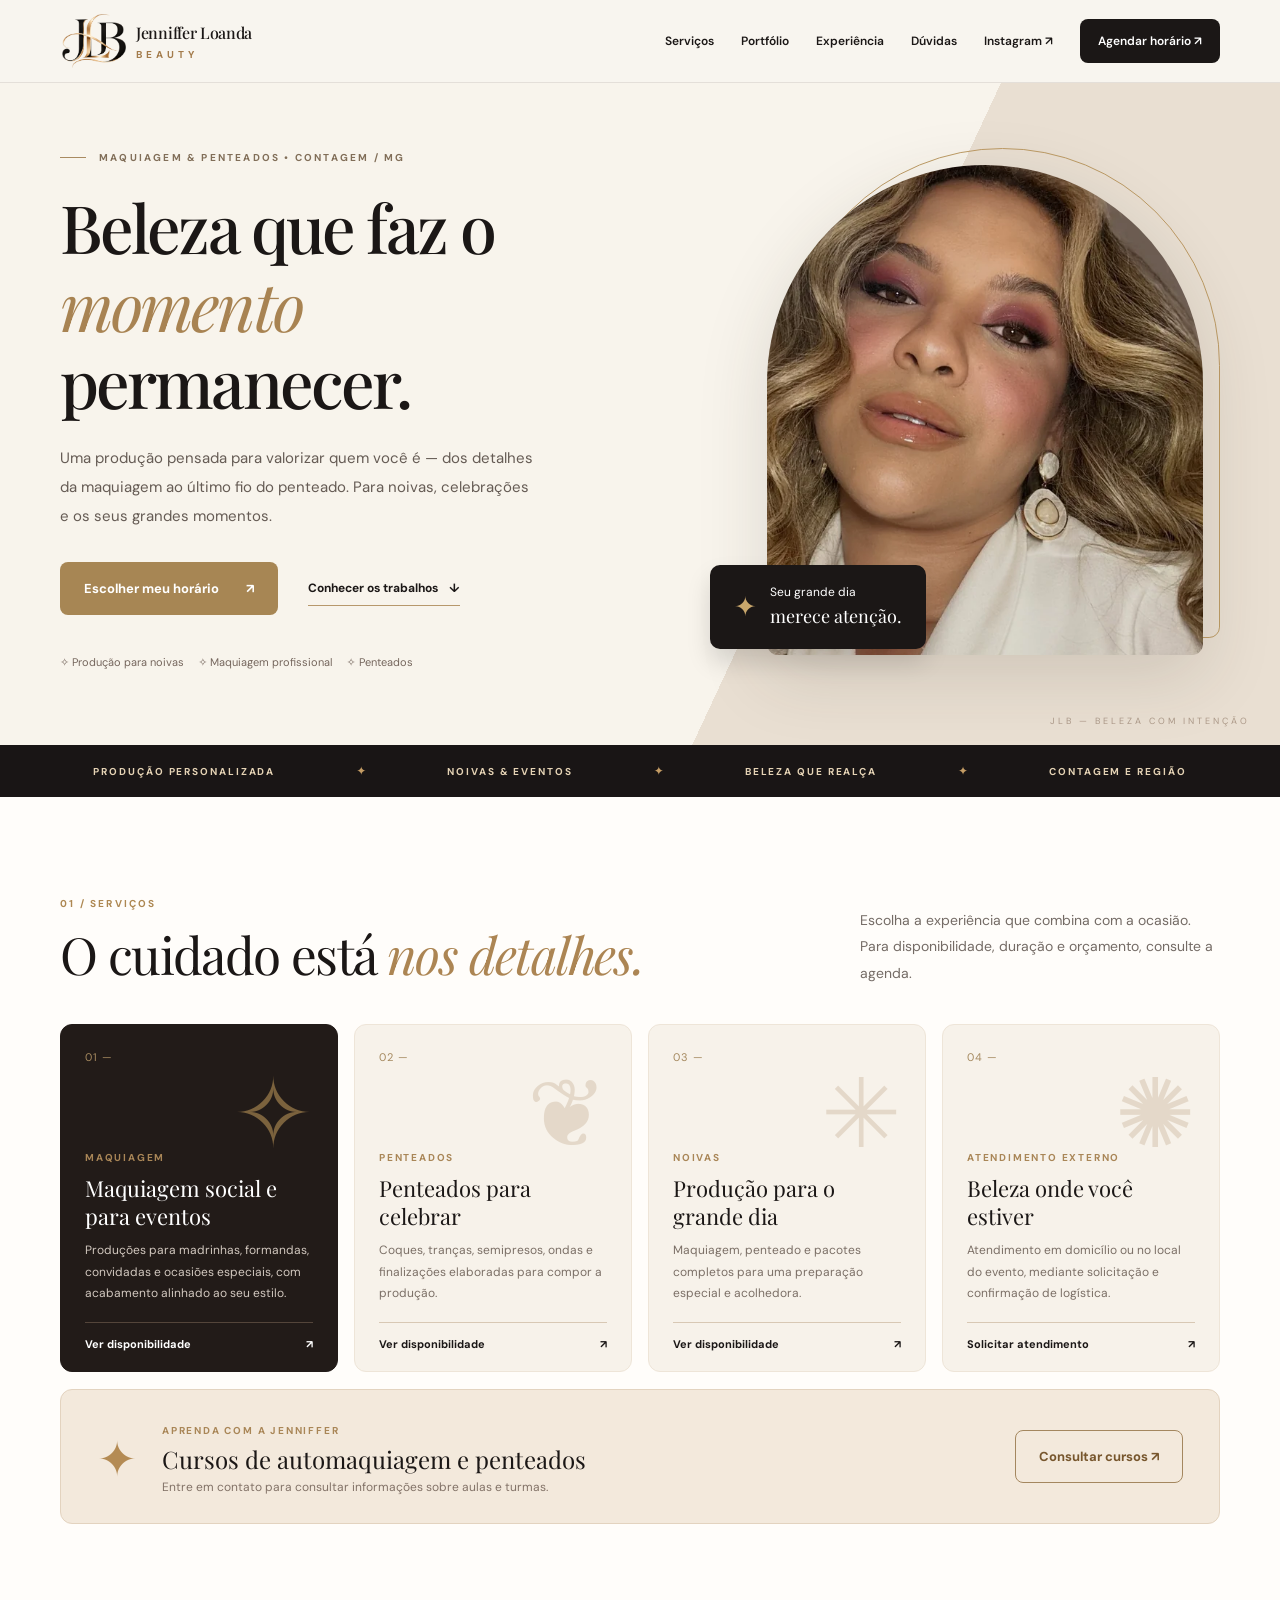
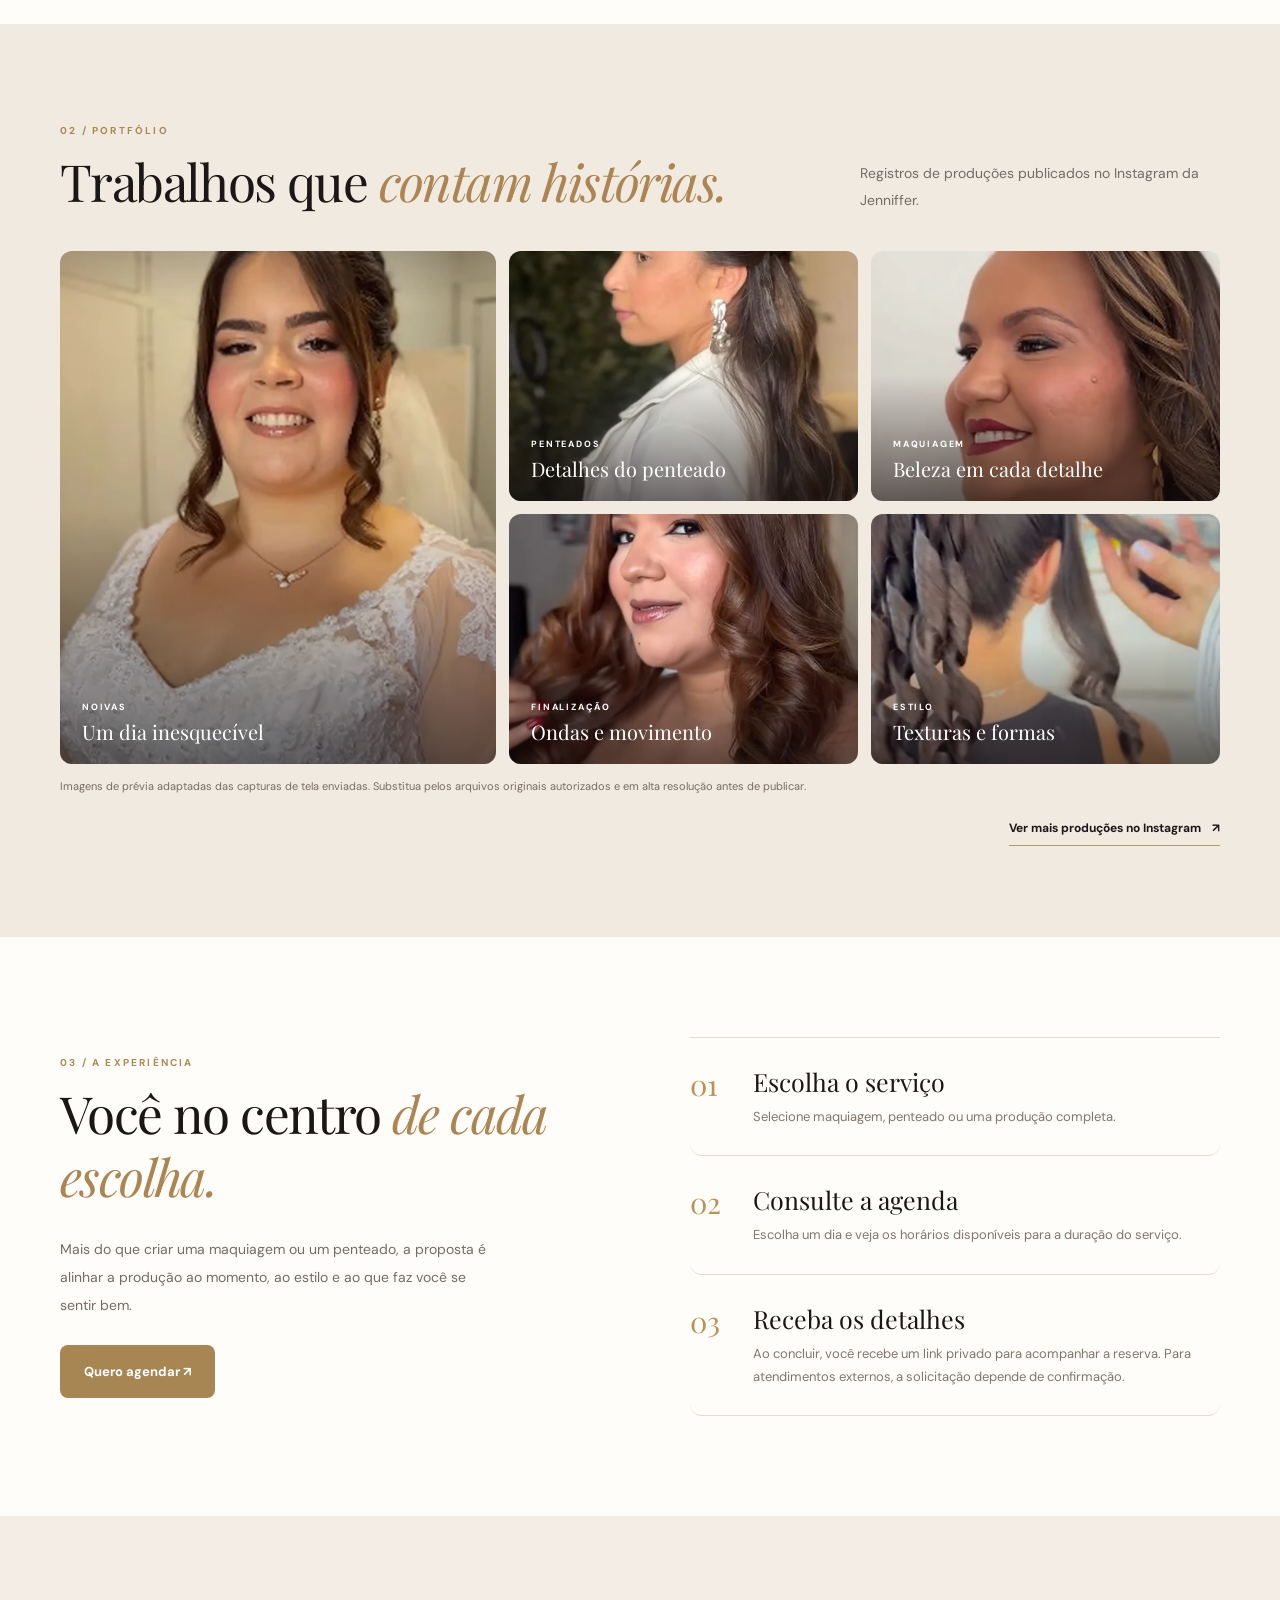
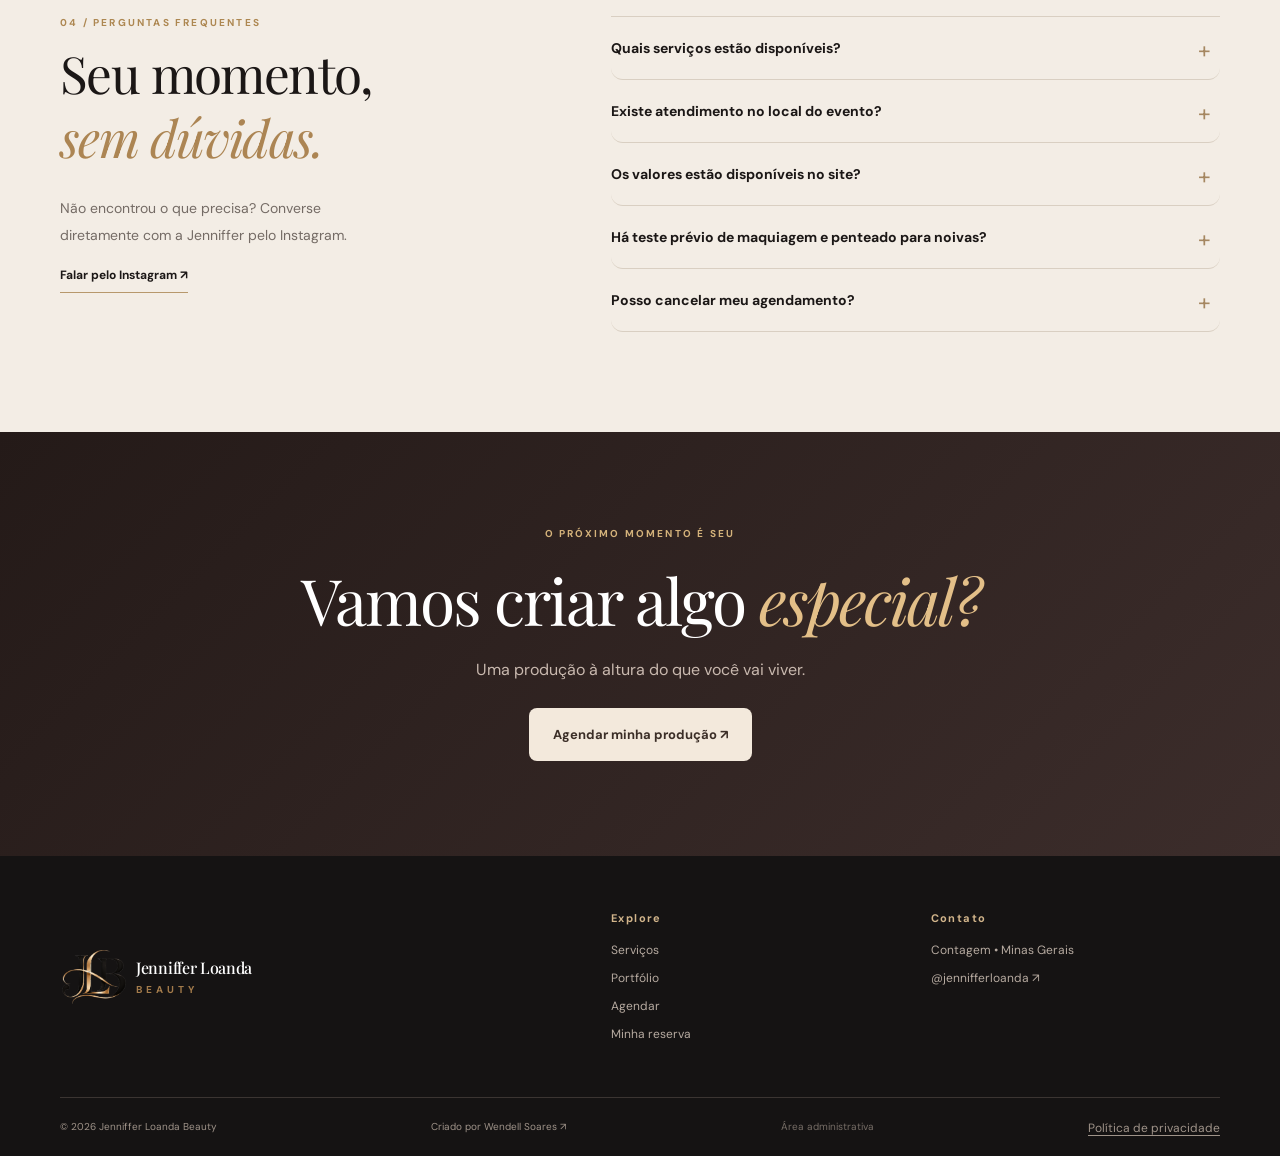
<file: index.html>
<!doctype html>
<html lang="pt-BR">
<head>
<meta charset="utf-8"><meta name="viewport" content="width=device-width,initial-scale=1">
<meta name="theme-color" content="#171416"><meta name="color-scheme" content="light">
<title>Jenniffer Loanda Beauty | Maquiagem e penteados em Contagem, MG</title>
<meta name="description" content="Maquiagem profissional, produção para noivas e penteados especiais em Contagem, MG. Conheça os trabalhos de Jenniffer Loanda Beauty e solicite seu agendamento online.">

<link rel="icon" href="assets/favicon.png" type="image/png"><link rel="preconnect" href="https://fonts.googleapis.com"><link rel="preconnect" href="https://fonts.gstatic.com" crossorigin>
<link href="https://fonts.googleapis.com/css2?family=DM+Sans:wght@400;500;600;700&family=Playfair+Display:ital,wght@0,400;0,500;0,600;1,400;1,500&display=swap" rel="stylesheet">
<link rel="stylesheet" href="style.css"><script src="config.js" defer></script><script src="shared.js" defer></script><script src="catalog-public.js" defer></script>
<script type="application/ld+json">{"@context":"https://schema.org","@type":"BeautySalon","name":"Jenniffer Loanda Beauty","description":"Maquiagem profissional e penteados para noivas e eventos","address":{"@type":"PostalAddress","addressLocality":"Contagem","addressRegion":"MG","addressCountry":"BR"},"sameAs":["https://www.instagram.com/jennifferloanda/"],"hasOfferCatalog":{"@type":"OfferCatalog","name":"Serviços de beleza","itemListElement":[{"@type":"OfferCatalog","name":"Maquiagem profissional"},{"@type":"OfferCatalog","name":"Penteados para eventos"},{"@type":"OfferCatalog","name":"Produção de noivas"}]}}</script>
<link rel="canonical" href="https://dellsoares.github.io/jlb/">
<meta property="og:type" content="website">
<meta property="og:site_name" content="Jenniffer Loanda Beauty">
<meta property="og:locale" content="pt_BR">
<meta property="og:url" content="https://dellsoares.github.io/jlb/">
<meta property="og:title" content="Jenniffer Loanda Beauty | Maquiagem e penteados em Contagem, MG">
<meta property="og:description" content="Maquiagem, penteados e produções para noivas e eventos em Contagem, MG.">
<meta property="og:image" content="https://dellsoares.github.io/jlb/assets/og-jenniffer.jpg?v=20261127-2">
<meta property="og:image:secure_url" content="https://dellsoares.github.io/jlb/assets/og-jenniffer.jpg?v=20261127-2">
<meta property="og:image:width" content="1200">
<meta property="og:image:height" content="1200">
<meta property="og:image:type" content="image/jpeg">
<meta property="og:image:alt" content="Logotipo original Jenniffer Loanda Beauty — monograma JLB preto e dourado">
<meta name="twitter:card" content="summary_large_image">
<meta name="twitter:title" content="Jenniffer Loanda Beauty | Maquiagem e penteados em Contagem, MG">
<meta name="twitter:description" content="Maquiagem, penteados e produções para noivas e eventos em Contagem, MG.">
<meta name="twitter:image" content="https://dellsoares.github.io/jlb/assets/og-jenniffer.jpg?v=20261127-2">
</head>
<body>
<a class="skip-link" href="#conteudo">Pular para conteúdo</a>
<header class="header" id="inicio"><div class="container head-inner"><a class="identity" href="index.html" aria-label="Jenniffer Loanda Beauty — início"><img src="assets/logo-jlb.png" width="67" height="55" alt="Monograma JLB preto e dourado"><span><strong>Jenniffer Loanda</strong><small>BEAUTY</small></span></a><button class="menu-toggle" type="button" aria-label="Abrir menu" aria-expanded="false" aria-controls="mainNav">☰</button><nav id="mainNav" class="nav" aria-label="Navegação principal"><a href="#servicos">Serviços</a><a href="#portfolio">Portfólio</a><a href="#experiencia">Experiência</a><a href="#duvidas">Dúvidas</a><a href="https://www.instagram.com/jennifferloanda/" rel="noopener noreferrer" target="_blank">Instagram ↗</a><a class="nav-cta" href="agendar.html">Agendar horário <span>↗</span></a></nav></div></header>
<main id="conteudo">
<section class="hero"><div class="container hero-grid"><div class="hero-copy"><div class="eyebrow"><span class="eyebrow-line"></span> MAQUIAGEM & PENTEADOS • CONTAGEM / MG</div><h1>Beleza que faz o <em>momento</em> permanecer.</h1><p>Uma produção pensada para valorizar quem você é — dos detalhes da maquiagem ao último fio do penteado. Para noivas, celebrações e os seus grandes momentos.</p><div class="hero-actions"><a class="btn btn-gold" href="agendar.html">Escolher meu horário <span>↗</span></a><a class="text-link" href="#portfolio">Conhecer os trabalhos <span>↓</span></a></div><div class="hero-meta"><span>✧ Produção para noivas</span><span>✧ Maquiagem profissional</span><span>✧ Penteados</span></div></div><div class="hero-visual"><div class="hero-photo"><img src="assets/hero-jenniffer.webp" srcset="assets/hero-jenniffer-600.webp 600w, assets/hero-jenniffer.webp 1000w" sizes="(max-width: 780px) min(100vw - 30px, 450px), 470px" alt="Maquiagem em tons rosados e cabelo ondulado em produção de beleza" width="1000" height="1333" fetchpriority="high" decoding="async"></div><div class="hero-tag"><span class="mini-star">✦</span><span>Seu grande dia<br><strong>merece atenção.</strong></span></div><div class="hero-outline"></div></div></div><div class="hero-index">JLB <span>—</span> BELEZA COM INTENÇÃO</div></section>
<section class="intro-strip" aria-label="Especialidades"><div class="container strip-inner"><span>PRODUÇÃO PERSONALIZADA</span><i>✦</i><span>NOIVAS & EVENTOS</span><i>✦</i><span>BELEZA QUE REALÇA</span><i>✦</i><span>CONTAGEM E REGIÃO</span></div></section>
<section class="section services" id="servicos"><div class="container"><div class="section-head"><div><div class="eyebrow gold">01 / SERVIÇOS</div><h2>O cuidado está <em>nos detalhes.</em></h2></div><p>Escolha a experiência que combina com a ocasião. Para disponibilidade, duração e orçamento, consulte a agenda.</p></div><div class="service-grid"><article class="service-card feature"><div class="service-number">01 —</div><div class="service-art" aria-hidden="true">✧</div><div class="service-body"><p class="kicker">MAQUIAGEM</p><h3>Maquiagem social e para eventos</h3><p>Produções para madrinhas, formandas, convidadas e ocasiões especiais, com acabamento alinhado ao seu estilo.</p><a href="agendar.html?servico=maquiagem-social">Ver disponibilidade <span>↗</span></a></div></article><article class="service-card"><div class="service-number">02 —</div><div class="service-art" aria-hidden="true">❦</div><div class="service-body"><p class="kicker">PENTEADOS</p><h3>Penteados para celebrar</h3><p>Coques, tranças, semipresos, ondas e finalizações elaboradas para compor a produção.</p><a href="agendar.html?servico=penteado-social">Ver disponibilidade <span>↗</span></a></div></article><article class="service-card"><div class="service-number">03 —</div><div class="service-art" aria-hidden="true">✳</div><div class="service-body"><p class="kicker">NOIVAS</p><h3>Produção para o grande dia</h3><p>Maquiagem, penteado e pacotes completos para uma preparação especial e acolhedora.</p><a href="agendar.html?servico=producao-noiva">Ver disponibilidade <span>↗</span></a></div></article><article class="service-card"><div class="service-number">04 —</div><div class="service-art" aria-hidden="true">✺</div><div class="service-body"><p class="kicker">ATENDIMENTO EXTERNO</p><h3>Beleza onde você estiver</h3><p>Atendimento em domicílio ou no local do evento, mediante solicitação e confirmação de logística.</p><a href="agendar.html?modalidade=externo">Solicitar atendimento <span>↗</span></a></div></article></div><div id="liveCatalog" class="live-catalog" hidden><div class="eyebrow gold">CATÁLOGO ATUALIZADO</div><h3>Confira os serviços disponíveis na agenda</h3><div id="liveCatalogItems" class="live-catalog-items"></div></div><div class="course-banner"><span class="course-symbol">✦</span><div><span class="kicker">APRENDA COM A JENNIFFER</span><h3>Cursos de automaquiagem e penteados</h3><p>Entre em contato para consultar informações sobre aulas e turmas.</p></div><a class="btn btn-outline" href="https://www.instagram.com/jennifferloanda/" target="_blank" rel="noopener noreferrer">Consultar cursos ↗</a></div></div></section>
<section class="section portfolio" id="portfolio"><div class="container"><div class="section-head"><div><div class="eyebrow gold">02 / PORTFÓLIO</div><h2>Trabalhos que <em>contam histórias.</em></h2></div><p>Registros de produções publicados no Instagram da Jenniffer.</p></div><div class="portfolio-grid"><figure class="port-item big"><img loading="lazy" src="assets/noiva.webp" alt="Produção para noiva com maquiagem delicada"><figcaption><span>NOIVAS</span><strong>Um dia inesquecível</strong></figcaption></figure><figure class="port-item"><img loading="lazy" src="assets/penteado.webp" alt="Penteado com cabelo preso e acabamento elaborado"><figcaption><span>PENTEADOS</span><strong>Detalhes do penteado</strong></figcaption></figure><figure class="port-item"><img loading="lazy" src="assets/maquiagem.webp" alt="Maquiagem profissional para evento"><figcaption><span>MAQUIAGEM</span><strong>Beleza em cada detalhe</strong></figcaption></figure><figure class="port-item"><img loading="lazy" src="assets/ondas.webp" alt="Cabelos soltos e ondas modeladas"><figcaption><span>FINALIZAÇÃO</span><strong>Ondas e movimento</strong></figcaption></figure><figure class="port-item"><img loading="lazy" src="assets/trancas.webp" alt="Tranças e penteado elaborado"><figcaption><span>ESTILO</span><strong>Texturas e formas</strong></figcaption></figure></div><p class="media-disclaimer">Imagens de prévia adaptadas das capturas de tela enviadas. Substitua pelos arquivos originais autorizados e em alta resolução antes de publicar.</p><div class="portfolio-cta"><a class="text-link" href="https://www.instagram.com/jennifferloanda/" rel="noopener noreferrer" target="_blank">Ver mais produções no Instagram <span>↗</span></a></div></div></section>
<section class="section experience" id="experiencia"><div class="container experience-grid"><div class="experience-side"><div class="eyebrow gold">03 / A EXPERIÊNCIA</div><h2>Você no centro <em>de cada escolha.</em></h2><p>Mais do que criar uma maquiagem ou um penteado, a proposta é alinhar a produção ao momento, ao estilo e ao que faz você se sentir bem.</p><a class="btn btn-gold" href="agendar.html">Quero agendar ↗</a></div><div class="experience-steps"><div><span>01</span><h3>Escolha o serviço</h3><p>Selecione maquiagem, penteado ou uma produção completa.</p></div><div><span>02</span><h3>Consulte a agenda</h3><p>Escolha um dia e veja os horários disponíveis para a duração do serviço.</p></div><div><span>03</span><h3>Receba os detalhes</h3><p>Ao concluir, você recebe um link privado para acompanhar a reserva. Para atendimentos externos, a solicitação depende de confirmação.</p></div></div></div></section>
<section class="section faq" id="duvidas"><div class="container faq-grid"><div><div class="eyebrow gold">04 / PERGUNTAS FREQUENTES</div><h2>Seu momento,<br><em>sem dúvidas.</em></h2><p>Não encontrou o que precisa? Converse diretamente com a Jenniffer pelo Instagram.</p><a class="text-link" href="https://www.instagram.com/jennifferloanda/" target="_blank" rel="noopener noreferrer">Falar pelo Instagram ↗</a></div><div class="faq-list"><details><summary>Quais serviços estão disponíveis?</summary><p>Maquiagem para noivas e eventos, penteados, pacotes de maquiagem e penteado, atendimento externo e cursos de automaquiagem e penteados.</p></details><details><summary>Existe atendimento no local do evento?</summary><p>Sim. Selecione “Atendimento externo” na agenda e informe a localidade. A solicitação fica sujeita à confirmação de disponibilidade e logística.</p></details><details><summary>Os valores estão disponíveis no site?</summary><p>Os serviços com preços definidos mostram os valores na agenda. Para os demais, o orçamento continua sob consulta.</p></details><details><summary>Há teste prévio de maquiagem e penteado para noivas?</summary><p>Não. Esse serviço não faz parte do catálogo informado.</p></details><details><summary>Posso cancelar meu agendamento?</summary><p>O sistema disponibiliza um link privado para consultar ou solicitar o cancelamento antes do horário marcado, conforme as condições exibidas na reserva.</p></details></div></div></section>
<section class="end-cta"><div class="container end-inner"><div class="eyebrow">O PRÓXIMO MOMENTO É SEU</div><h2>Vamos criar algo <em>especial?</em></h2><p>Uma produção à altura do que você vai viver.</p><a class="btn btn-light" href="agendar.html">Agendar minha produção ↗</a></div></section>
</main>
<footer class="footer"><div class="container footer-grid"><a class="identity foot-brand" href="index.html"><img src="assets/logo-jlb.png" alt="JLB" width="70" height="60"><span><strong>Jenniffer Loanda</strong><small>BEAUTY</small></span></a><div><b>Explore</b><a href="#servicos">Serviços</a><a href="#portfolio">Portfólio</a><a href="agendar.html">Agendar</a><a href="minha-reserva.html">Minha reserva</a></div><div><b>Contato</b><span>Contagem • Minas Gerais</span><a href="https://www.instagram.com/jennifferloanda/" target="_blank" rel="noopener noreferrer">@jennifferloanda ↗</a></div></div><div class="container footer-bottom"><span>© <span data-year>2026</span> Jenniffer Loanda Beauty</span><span>Criado por <a href="https://wendellsoares.jor.br" target="_blank" rel="noopener noreferrer">Wendell Soares ↗</a></span><a href="admin.html" class="subtle-link">Área administrativa</a></div></footer>
</body></html>
</file>
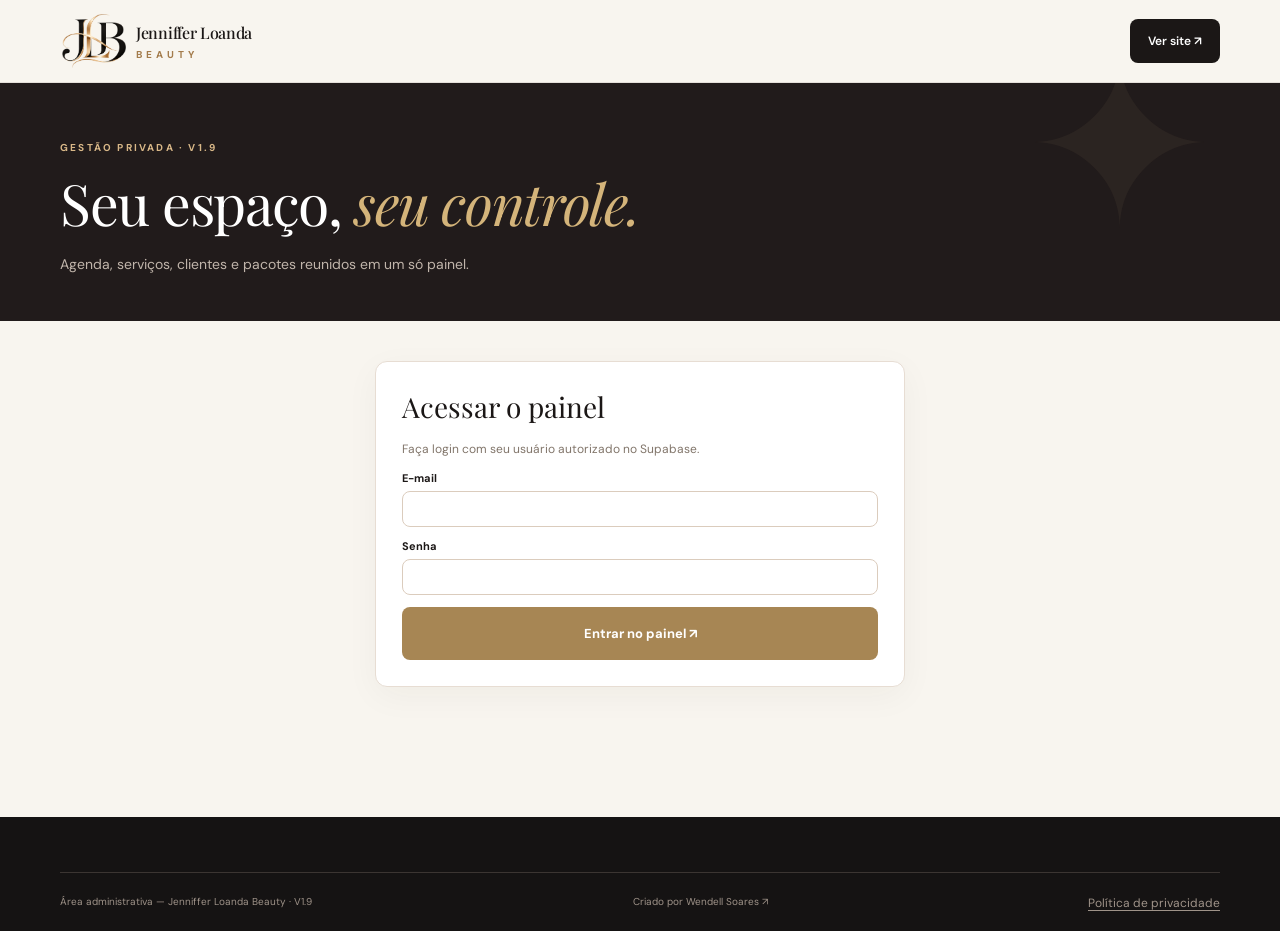
<file: admin.html>
<!doctype html>
<html lang="pt-BR"><head><meta charset="utf-8"><meta name="viewport" content="width=device-width,initial-scale=1"><meta name="robots" content="noindex,nofollow"><meta name="theme-color" content="#171416"><title>Painel V1.2.1 | Jenniffer Loanda Beauty</title><link rel="icon" href="assets/favicon.png"><link href="https://fonts.googleapis.com/css2?family=DM+Sans:wght@400;500;600;700&family=Playfair+Display:ital,wght@0,400;0,500;1,400&display=swap" rel="stylesheet"><link rel="stylesheet" href="style.css"><script src="config.js" defer></script><script src="shared.js" defer></script><script src="admin.js" defer></script><script src="usuarios.js" defer></script></head>
<body><header class="header"><div class="container head-inner"><a class="identity" href="index.html"><img src="assets/logo-jlb.png" alt="JLB"><span><strong>Jenniffer Loanda</strong><small>BEAUTY</small></span></a><a class="nav-cta" href="index.html">Ver site ↗</a></div></header>
<div id="demoBanner" class="demo-banner" hidden></div><div class="app-hero"><div class="container"><div class="eyebrow">GESTÃO PRIVADA · V1.2.1</div><h1>Seu espaço, <em>seu controle.</em></h1><p>Agenda, serviços, clientes e pacotes reunidos em um só painel.</p></div></div>
<main class="container admin-main">
<section class="admin-card" id="loginCard" style="max-width:530px;margin:0 auto 30px"><h2>Acessar o painel</h2><p class="admin-note" id="loginInfo">Faça login com seu usuário autorizado no Supabase.</p><form id="loginForm" class="small-form"><label>E-mail<input type="email" id="adminEmail" autocomplete="username" required></label><label>Senha<input type="password" id="adminPassword" autocomplete="current-password" required></label><button type="submit" class="btn btn-gold">Entrar no painel ↗</button></form><p id="loginMessage" role="alert" class="notice error" hidden></p></section>
<section id="dashboard" hidden>
<div class="admin-header"><div><p class="eyebrow">JENNIFFER LOANDA BEAUTY</p><h1>Painel de gestão <em>V1.2.1</em></h1></div><button id="logoutBtn" type="button" class="mini-btn">Encerrar sessão</button></div>
<div class="admin-stats"><div class="stat"><strong id="statConfirmed">0</strong><span>CONFIRMADAS</span></div><div class="stat"><strong id="statPending">0</strong><span>SOLICITAÇÕES PENDENTES</span></div><div class="stat"><strong id="statToday">0</strong><span>AGENDAMENTOS HOJE</span></div></div>
<nav class="admin-section-nav" aria-label="Seções do painel"><a href="#agenda">Agenda</a><a href="#servicos-admin">Serviços</a><a href="#clientes-admin">Clientes</a><a href="#pacotes-admin">Pacotes</a><a href="#mensagens-admin">WhatsApp</a><a href="#bloqueios-admin">Bloqueios</a><a href="#expediente-admin">Expediente</a><a href="#usuarios-admin" id="usersNav" hidden>Usuários</a></nav>
<p id="adminMessage" class="notice" hidden role="status"></p>
<section class="admin-card" id="agenda"><div class="section-label">01 · AGENDA</div><h2>Reservas e solicitações</h2><p class="admin-note">Remarque, confirme ou cancele horários. Os atendimentos externos continuam dependendo da sua aprovação. Avisos por WhatsApp são manuais.</p><div class="admin-controls"><label class="small-note" for="filterDate">A partir de <input type="date" id="filterDate"></label><select id="filterStatus" aria-label="Filtrar situação"><option value="">Todas as situações</option><option value="confirmado">Confirmadas</option><option value="pendente">Pendentes</option><option value="cancelado">Canceladas</option><option value="concluido">Concluídas</option></select><button id="reloadBtn" type="button" class="mini-btn">Atualizar ↻</button></div>
<div class="table-wrap"><table class="admin-table"><thead><tr><th>Data / horário</th><th>Cliente</th><th>Serviço / local</th><th>Situação</th><th>Ações</th></tr></thead><tbody id="bookingRows"><tr><td colspan="5">Carregando...</td></tr></tbody></table></div><p class="small-note">O banco não permite reservas confirmadas sobrepostas. Após remarcação, entre em contato com a cliente; o calendário pessoal dela não é atualizado automaticamente.</p></section>
<div class="admin-grid admin-grid-top"><section class="admin-card"><h2>Cadastrar reserva manual</h2><p class="admin-note">Para agendamentos por WhatsApp, Instagram ou presencialmente.</p><form id="manualForm" class="small-form"><label>Serviço<select id="manualService" required><option value="">Selecione</option></select></label><div class="form-grid"><label>Data<input type="date" id="manualDate" required></label><label>Horário disponível<select id="manualTime" required><option value="">Escolha serviço e data</option></select></label></div><label>Nome da cliente<input id="manualName" required maxlength="100"></label><label>WhatsApp com DDD<input id="manualPhone" type="tel" required maxlength="20" placeholder="(31) 99999-9999"></label><label>Modalidade<select id="manualMode"><option value="espaco">No espaço</option><option value="externo">Atendimento externo — pendente</option></select></label><label>Localidade para atendimento externo<input id="manualAddress" maxlength="240"></label><button type="submit" class="mini-btn">Registrar reserva</button></form><p id="manualResult" class="notice" hidden></p></section>
<section class="admin-card"><h2>Como usar o painel</h2><p class="admin-note">A agenda real só ficará liberada depois de conectar um projeto Supabase exclusivo e configurar o expediente. A versão demonstrativa registra dados apenas neste navegador.</p><a class="text-link" href="agendar.html">Abrir agendamento público ↗</a><hr class="section-rule"><h3>Controle dos serviços</h3><p class="admin-note">Preços, durações e categorias podem ser definidos sem alterar o código do site. Os valores não confirmados permanecem “Sob consulta”.</p><h3>Clientes e comunicação</h3><p class="admin-note">O histórico é privado. A central de WhatsApp só abre a mensagem; ela nunca envia automaticamente.</p></section></div>

<section class="admin-card" id="servicos-admin"><div class="section-label">02 · CATÁLOGO</div><h2>Serviços, preços e combos</h2><p class="admin-note">Crie maquiagem, penteados, produção completa, cursos e combos. Serviços com histórico são desativados, não apagados. Não existem preços definidos por padrão.</p>
<form id="serviceForm" class="panel-form"><input type="hidden" id="serviceEditId"><div class="form-grid"><label>Nome do serviço *<input id="serviceName" maxlength="90" required placeholder="Ex.: Maquiagem para madrinha"></label><label>Categoria *<select id="serviceCategory"><option value="servico">Serviço</option><option value="pacote">Combo / pacote de produção</option><option value="curso">Curso / aula</option></select></label><label>Duração em minutos *<input id="serviceDuration" type="number" min="15" max="480" step="5" required></label><label>Tipo de preço *<select id="servicePriceType"><option value="consulta">Sob consulta</option><option value="fixo">Preço fixo</option><option value="apartir">A partir de</option></select></label><label id="serviceValueField" hidden>Valor (R$) *<input id="servicePrice" inputmode="decimal" placeholder="0,00"></label><label class="toggle-line"><input id="serviceExternal" type="checkbox" checked> Permitir atendimento externo</label><label class="toggle-line"><input id="serviceActive" type="checkbox" checked> Serviço ativo no agendamento</label><label class="full">Descrição da produção<textarea id="serviceDescription" maxlength="600" rows="3" placeholder="Detalhes e diferenciais do serviço"></textarea></label></div><div class="panel-actions"><button class="mini-btn" type="submit" id="saveService">Cadastrar serviço</button><button class="mini-btn subtle" type="button" id="resetService">Cancelar edição</button></div></form>
<div class="table-wrap"><table class="admin-table"><thead><tr><th>Serviço / categoria</th><th>Duração</th><th>Preço</th><th>Status</th><th>Ações</th></tr></thead><tbody id="serviceRows"></tbody></table></div></section>

<section class="admin-card" id="clientes-admin"><div class="section-label">03 · RELACIONAMENTO</div><h2>Cadastro de clientes</h2><p class="admin-note">Nome, WhatsApp, aniversário (apenas dia/mês), histórico de reservas e observações internas. Acesso exclusivo à profissional autorizada.</p>
<form id="clientFormAdmin" class="panel-form"><input type="hidden" id="clientEditId"><div class="form-grid"><label>Nome completo *<input id="clientAdminName" maxlength="100" required></label><label>WhatsApp com DDD *<input id="clientAdminPhone" type="tel" maxlength="20" required></label><label>E-mail (opcional)<input id="clientAdminEmail" type="email" maxlength="150"></label><label>Aniversário (MM-DD)<input id="clientBirthday" inputmode="numeric" maxlength="5" placeholder="Ex.: 05-21"></label><label class="toggle-line"><input id="clientAdminActive" type="checkbox" checked> Cadastro ativo</label><label class="full">Observações internas<textarea id="clientAdminNotes" rows="2" maxlength="500" placeholder="Registre apenas informações necessárias ao atendimento"></textarea></label></div><div class="panel-actions"><button class="mini-btn" type="submit" id="saveClient">Cadastrar cliente</button><button type="button" class="mini-btn subtle" id="resetClient">Cancelar edição</button></div></form>
<div class="admin-controls"><label class="small-note" for="clientSearch">Buscar cliente <input type="search" id="clientSearch" placeholder="Nome ou telefone"></label></div><div class="table-wrap"><table class="admin-table"><thead><tr><th>Cliente</th><th>Contato</th><th>Reservas</th><th>Último atendimento</th><th>Status</th><th>Ações</th></tr></thead><tbody id="clientRows"></tbody></table></div></section>

<section class="admin-card" id="pacotes-admin"><div class="section-label">04 · PACOTES DE CRÉDITOS</div><h2>Pacotes vendidos e saldo</h2><p class="admin-note">Diferente dos combos do catálogo: estes são pacotes pré-registrados para uma cliente, com créditos, valor, validade e controle de utilização. Não há pagamento online.</p>
<form id="packageForm" class="panel-form"><div class="form-grid"><label>Cliente *<select id="packageClient" required><option value="">Selecione</option></select></label><label>Serviço vinculado (opcional)<select id="packageService"><option value="">Qualquer serviço</option></select></label><label>Quantidade de créditos *<input id="packageCredits" type="number" min="1" max="100" required></label><label>Valor total (R$, opcional)<input id="packageValue" inputmode="decimal" placeholder="Sob consulta"></label><label>Data da compra *<input id="packagePurchase" type="date" required></label><label>Válido até *<input id="packageExpiry" type="date" required></label><label class="full">Observações<textarea id="packageNotes" maxlength="400" rows="2"></textarea></label></div><button type="submit" class="mini-btn">Cadastrar pacote</button></form>
<div class="table-wrap"><table class="admin-table"><thead><tr><th>Cliente</th><th>Serviço</th><th>Saldo</th><th>Validade</th><th>Valor</th><th>Ações</th></tr></thead><tbody id="packageRows"></tbody></table></div><p class="small-note">Para descontar um crédito, use “Aplicar pacote” na reserva confirmada. Cancelamentos devolvem o crédito automaticamente.</p></section>

<section class="admin-card" id="mensagens-admin"><div class="section-label">05 · COMUNICAÇÃO</div><h2>Central de WhatsApp</h2><p class="admin-note">Escolha uma reserva ou cliente, selecione a mensagem, personalize o texto e abra o WhatsApp. O envio é sempre manual, sem integração de API.</p><div class="form-grid"><label>Destinatário<select id="messageTarget"><option value="">Selecione uma cliente ou reserva</option></select></label><label>Tipo de mensagem<select id="messageTemplate"><option value="">Selecione o modelo</option></select></label><label class="full">Mensagem modelo (editável)<textarea id="messageText" rows="5" maxlength="1200" placeholder="Selecione um modelo"></textarea></label></div><p class="small-note">Campos disponíveis: {nome}, {servico}, {data}, {hora}, {codigo}, {link}. O link privado só será inserido quando houver uma reserva selecionada.</p><div class="message-preview" id="messagePreview">Selecione destinatário e modelo.</div><div class="panel-actions"><button type="button" id="saveTemplate" class="mini-btn subtle">Salvar modelo</button><button type="button" id="openWhatsapp" class="mini-btn">Abrir WhatsApp ↗</button></div></section>

<div class="admin-grid" id="bloqueios-admin"><section class="admin-card"><div class="section-label">06 · INDISPONIBILIDADE</div><h2>Bloquear datas e períodos</h2><p class="admin-note">Bloqueios ocultam horários futuros, mas não cancelam reservas existentes. Confira a agenda antes de criar um bloqueio.</p><form id="blockForm" class="small-form"><h3>Dia inteiro</h3><label>Data *<input type="date" id="blockDate" required></label><label>Motivo<input id="blockReason" maxlength="150" placeholder="Ex.: casamento externo"></label><button type="submit" class="mini-btn">Bloquear dia inteiro</button></form><hr class="section-rule"><form id="partialBlockForm" class="small-form"><h3>Apenas algumas horas</h3><label>Data *<input type="date" id="partialBlockDate" required></label><div class="form-grid"><label>De<input id="partialBlockStart" type="time" required></label><label>Até<input id="partialBlockEnd" type="time" required></label></div><label>Motivo<input id="partialBlockReason" maxlength="150" placeholder="Ex.: deslocamento"></label><button type="submit" class="mini-btn">Bloquear período</button></form></section><section class="admin-card"><h2>Indisponibilidades cadastradas</h2><div id="blocksList" class="admin-note">Nenhuma data bloqueada.</div></section></div>
<section class="admin-card" id="expediente-admin"><div class="section-label">07 · EXPEDIENTE</div><h2>Horários semanais</h2><p class="admin-note">Configure o início e o fim de cada dia. Na agenda real, todos os dias começam desativados até serem liberados manualmente.</p><form id="hoursForm"><div id="hoursRows"></div><button type="submit" class="mini-btn">Salvar horários semanais</button></form></section>
<section class="admin-card" id="usuarios-admin" hidden>
  <div class="section-label">08 · ACESSO RESTRITO</div><h2>Usuários e permissões</h2>
  <p class="admin-note">Somente MASTER. Convide administradoras por e-mail, sem definir senhas por elas. Desativar um acesso impede o uso das funções administrativas já existentes.</p>
  <form id="inviteUserForm" class="panel-form"><div class="form-grid"><label>Nome completo *<input id="inviteName" maxlength="100" required></label><label>E-mail *<input id="inviteEmail" type="email" maxlength="150" required></label><label>Perfil<select id="inviteRole" disabled><option>Administradora</option></select></label></div><button class="mini-btn" id="inviteButton" type="submit">Enviar convite de acesso</button></form>
  <p id="inviteResult" class="notice" role="status" hidden></p>
  <div class="table-wrap"><table class="admin-table"><thead><tr><th>Usuário</th><th>Perfil</th><th>Situação</th><th>Ações</th></tr></thead><tbody id="usersRows"><tr><td colspan="4">Carregando acessos...</td></tr></tbody></table></div>
  <p class="small-note">Acesso de recepção e profissional será liberado após separação das permissões por função. Convites dependem do envio de e-mails do Supabase Auth (SMTP).</p>
</section>
</section></main>
<dialog id="rescheduleDialog" class="admin-dialog"><form id="rescheduleForm" class="small-form"><h2>Remarcar atendimento</h2><p id="rescheduleInfo" class="admin-note"></p><input type="hidden" id="rescheduleId"><label>Nova data *<input id="rescheduleDate" type="date" required></label><label>Novo horário *<input id="rescheduleTime" type="time" step="1800" required></label><p class="small-note">Será usado o tempo de atendimento já reservado. O sistema verifica expediente, bloqueios e conflitos.</p><div class="panel-actions"><button class="mini-btn" type="submit">Salvar remarcação</button><button class="mini-btn subtle" type="button" id="closeReschedule">Fechar</button></div></form></dialog>
<footer class="footer"><div class="container footer-bottom"><span>Área administrativa — Jenniffer Loanda Beauty · V1.2.1</span><span>Criado por <a href="https://wendellsoares.jor.br" target="_blank" rel="noopener noreferrer">Wendell Soares ↗</a></span></div></footer></body></html>
</file>
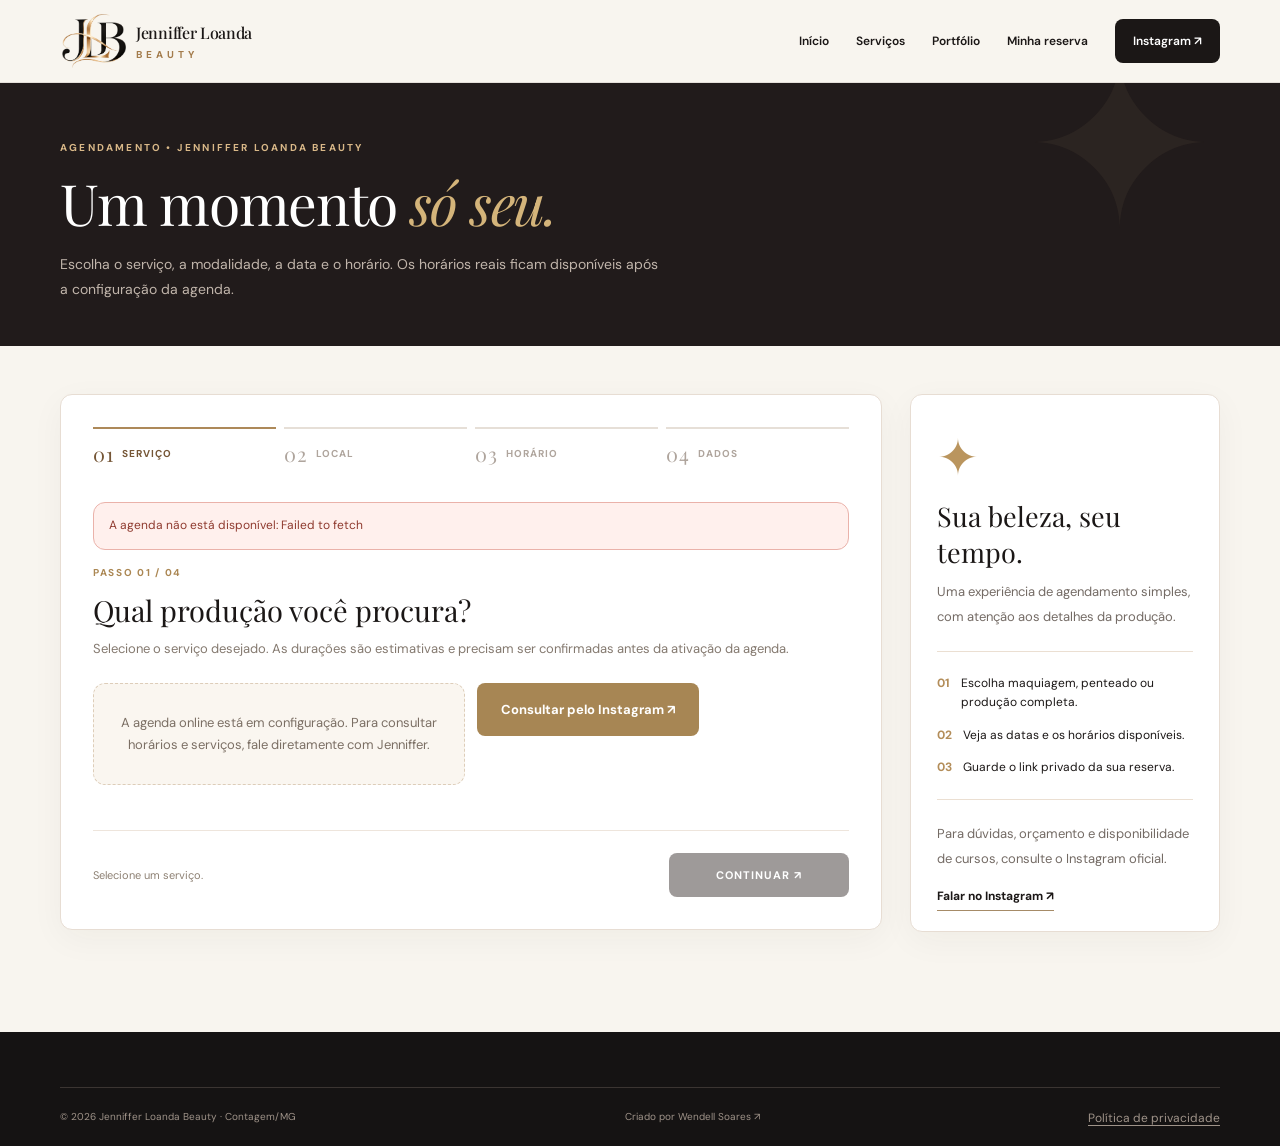
<file: agendar.html>
<!doctype html><html lang="pt-BR"><head><meta charset="utf-8"><meta name="viewport" content="width=device-width,initial-scale=1"><meta name="theme-color" content="#171416"><meta name="robots" content="index,follow"><meta name="description" content="Agende maquiagem profissional, penteado ou sua produção para noivas com Jenniffer Loanda Beauty em Contagem, MG."><title>Agendar | Jenniffer Loanda Beauty — Contagem MG</title><link rel="icon" href="assets/favicon.png"><link href="https://fonts.googleapis.com/css2?family=DM+Sans:wght@400;500;600;700&family=Playfair+Display:ital,wght@0,400;0,500;0,600;1,400&display=swap" rel="stylesheet"><link rel="stylesheet" href="style.css"><script src="config.js" defer></script><script src="shared.js" defer></script><script src="calendar.js" defer></script><script src="booking.js" defer></script><link rel="canonical" href="https://dellsoares.github.io/jlb/agendar.html">
<meta property="og:type" content="website">
<meta property="og:site_name" content="Jenniffer Loanda Beauty">
<meta property="og:locale" content="pt_BR">
<meta property="og:url" content="https://dellsoares.github.io/jlb/agendar.html">
<meta property="og:title" content="Agendar | Jenniffer Loanda Beauty">
<meta property="og:description" content="Agende maquiagem profissional, penteados e produções para eventos com Jenniffer Loanda.">
<meta property="og:image" content="https://dellsoares.github.io/jlb/assets/og-jenniffer.jpg?v=20261127-2">
<meta property="og:image:secure_url" content="https://dellsoares.github.io/jlb/assets/og-jenniffer.jpg?v=20261127-2">
<meta property="og:image:width" content="1200">
<meta property="og:image:height" content="1200">
<meta property="og:image:type" content="image/jpeg">
<meta property="og:image:alt" content="Logotipo original Jenniffer Loanda Beauty — monograma JLB preto e dourado">
<meta name="twitter:card" content="summary_large_image">
<meta name="twitter:title" content="Agendar | Jenniffer Loanda Beauty">
<meta name="twitter:description" content="Agende maquiagem profissional, penteados e produções para eventos com Jenniffer Loanda.">
<meta name="twitter:image" content="https://dellsoares.github.io/jlb/assets/og-jenniffer.jpg?v=20261127-2">
</head><body>
<a href="#mainBooking" class="skip-link">Pular para agendamento</a>
<header class="header"><div class="container head-inner"><a class="identity" href="index.html"><img src="assets/logo-jlb.png" alt="JLB"><span><strong>Jenniffer Loanda</strong><small>BEAUTY</small></span></a><button class="menu-toggle" aria-controls="mainNav" aria-expanded="false" aria-label="Abrir menu">☰</button><nav class="nav" id="mainNav"><a href="index.html">Início</a><a href="index.html#servicos">Serviços</a><a href="index.html#portfolio">Portfólio</a><a href="minha-reserva.html">Minha reserva</a><a class="nav-cta" href="https://www.instagram.com/jennifferloanda/" target="_blank" rel="noopener noreferrer">Instagram ↗</a></nav></div></header>
<div id="demoBanner" class="demo-banner" hidden></div>
<section class="app-hero"><div class="container"><div class="eyebrow">AGENDAMENTO • JENNIFFER LOANDA BEAUTY</div><h1>Um momento <em>só seu.</em></h1><p>Escolha o serviço, a modalidade, a data e o horário. Os horários reais ficam disponíveis após a configuração da agenda.</p></div></section>
<main id="mainBooking" class="container app-layout"><div class="booking-shell" id="bookingShell"><ol class="steps" id="steps"><li data-step="1" class="active"><span>01</span> SERVIÇO</li><li data-step="2"><span>02</span> LOCAL</li><li data-step="3"><span>03</span> HORÁRIO</li><li data-step="4"><span>04</span> DADOS</li></ol>
<div id="bookingMessage" class="notice error" hidden role="alert"></div>
<section data-panel="1" class="wizard-panel active" aria-labelledby="serviceTitle"><div class="form-kicker">PASSO 01 / 04</div><h2 id="serviceTitle" class="form-title">Qual produção você procura?</h2><p class="form-sub">Selecione o serviço desejado. As durações são estimativas e precisam ser confirmadas antes da ativação da agenda.</p><div id="serviceOptions" class="choice-grid"><p class="empty-note">Carregando catálogo...</p></div></section>
<section data-panel="2" class="wizard-panel" aria-labelledby="modeTitle"><div class="form-kicker">PASSO 02 / 04</div><h2 id="modeTitle" class="form-title">Onde será o atendimento?</h2><p class="form-sub">Para atendimentos externos, o envio é uma solicitação e não uma confirmação automática.</p><div class="mode-grid"><button class="mode-choice" type="button" data-mode="espaco" aria-pressed="false"><span class="mode-icon">⌂</span><strong>No espaço de atendimento</strong><small>Agendamento presencial em local a confirmar com a profissional.</small></button><button class="mode-choice" type="button" data-mode="externo" aria-pressed="false"><span class="mode-icon">✧</span><strong>Em domicílio / evento</strong><small>Solicite atendimento fora do espaço. Depende de confirmação de deslocamento.</small></button></div></section>
<section data-panel="3" class="wizard-panel" aria-labelledby="dateTitle"><div class="form-kicker">PASSO 03 / 04</div><h2 id="dateTitle" class="form-title">Escolha seu melhor momento.</h2><p class="form-sub">Horários livres compatíveis com a duração estimada do serviço.</p><div class="date-header"><strong id="monthTitle">—</strong><div class="date-arrows"><button id="datePrev" type="button" aria-label="Semana anterior">←</button><button id="dateNext" type="button" aria-label="Próxima semana">→</button></div></div><div id="daysStrip" class="days-strip" aria-label="Seleção de dias"></div><div id="availabilityMeta" class="form-kicker" aria-live="polite"></div><div id="slotArea" aria-live="polite"><p class="empty-note">Escolha uma data para consultar os horários.</p></div></section>
<section data-panel="4" class="wizard-panel" aria-labelledby="dataTitle"><div class="form-kicker">PASSO 04 / 04</div><h2 id="dataTitle" class="form-title">Falta pouco.</h2><p class="form-sub">Confira o resumo e preencha os dados necessários para sua reserva.</p><div id="summary" class="summary-rows"></div><form id="clientForm" novalidate><div class="form-grid"><div class="field"><label for="clientName">Seu nome completo *</label><input id="clientName" name="nome" autocomplete="name" maxlength="100" required placeholder="Como podemos chamar você?"></div><div class="field"><label for="clientPhone">WhatsApp com DDD *</label><input id="clientPhone" name="telefone" type="tel" inputmode="tel" autocomplete="tel" maxlength="20" required placeholder="(31) 99999-9999"></div><div class="field full"><label for="clientEmail">E-mail (opcional)</label><input id="clientEmail" name="email" type="email" autocomplete="email" maxlength="150" placeholder="nome@exemplo.com"></div><div class="field full form-extra" id="addressBox" hidden><label for="clientAddress">Cidade, bairro e endereço aproximado do atendimento externo *</label><input id="clientAddress" name="endereco" maxlength="240" placeholder="Informe a localidade para a logística"></div><div class="field full"><label for="clientNotes">Observações (opcional)</label><textarea id="clientNotes" maxlength="400" placeholder="Conte mais sobre a ocasião ou sobre sua necessidade."></textarea></div></div><label class="consent"><input id="consent" type="checkbox" required><span>Concordo com o uso dos dados fornecidos exclusivamente para organizar, confirmar e administrar minha reserva. O endereço e o contato serão acessíveis apenas à equipe responsável. *</span></label><div class="notice" id="externalNotice" hidden>Atendimento externo: seu horário será registrado como <strong>solicitação pendente</strong> até aprovação da profissional.</div></form></section>
<section data-panel="5" class="wizard-panel" aria-live="polite"><div class="confirmed-box"><div class="success-mark">✦</div><h2 id="successTitle">Recebido!</h2><p id="successText">Sua solicitação foi registrada.</p></div><div class="summary-rows" id="confirmationInfo"></div><div id="calendarActions" class="calendar-actions" hidden aria-label="Adicionar reserva à agenda"></div><div class="two-buttons"><a class="btn btn-gold" id="manageLink" href="minha-reserva.html">Ver minha reserva ↗</a><a class="btn btn-secondary" href="agendar.html">Novo agendamento</a></div><p class="small-note">Guarde o link privado. Não há envio automático de WhatsApp ou e-mail nesta versão.</p></section>
<div class="wizard-actions" id="wizardFooter"><button id="backBtn" type="button" class="back-btn" hidden>← Voltar</button><span id="wizardHint" class="small-note" aria-live="polite">Selecione um serviço.</span><button id="nextBtn" type="button" class="next-btn" disabled>Continuar ↗</button></div></div>
<aside class="side-card"><span class="side-symbol">✦</span><h3>Sua beleza, seu tempo.</h3><p>Uma experiência de agendamento simples, com atenção aos detalhes da produção.</p><hr><div class="side-li"><b>01</b> Escolha maquiagem, penteado ou produção completa.</div><div class="side-li"><b>02</b> Veja as datas e os horários disponíveis.</div><div class="side-li"><b>03</b> Guarde o link privado da sua reserva.</div><hr><p class="small-note">Para dúvidas, orçamento e disponibilidade de cursos, consulte o Instagram oficial.</p><a href="https://www.instagram.com/jennifferloanda/" target="_blank" rel="noopener noreferrer">Falar no Instagram ↗</a></aside></main>
<footer class="footer"><div class="container footer-bottom"><span>© <span data-year>2026</span> Jenniffer Loanda Beauty · Contagem/MG</span><span>Criado por <a href="https://wendellsoares.jor.br" target="_blank" rel="noopener noreferrer">Wendell Soares ↗</a></span></div></footer></body></html>
</file>
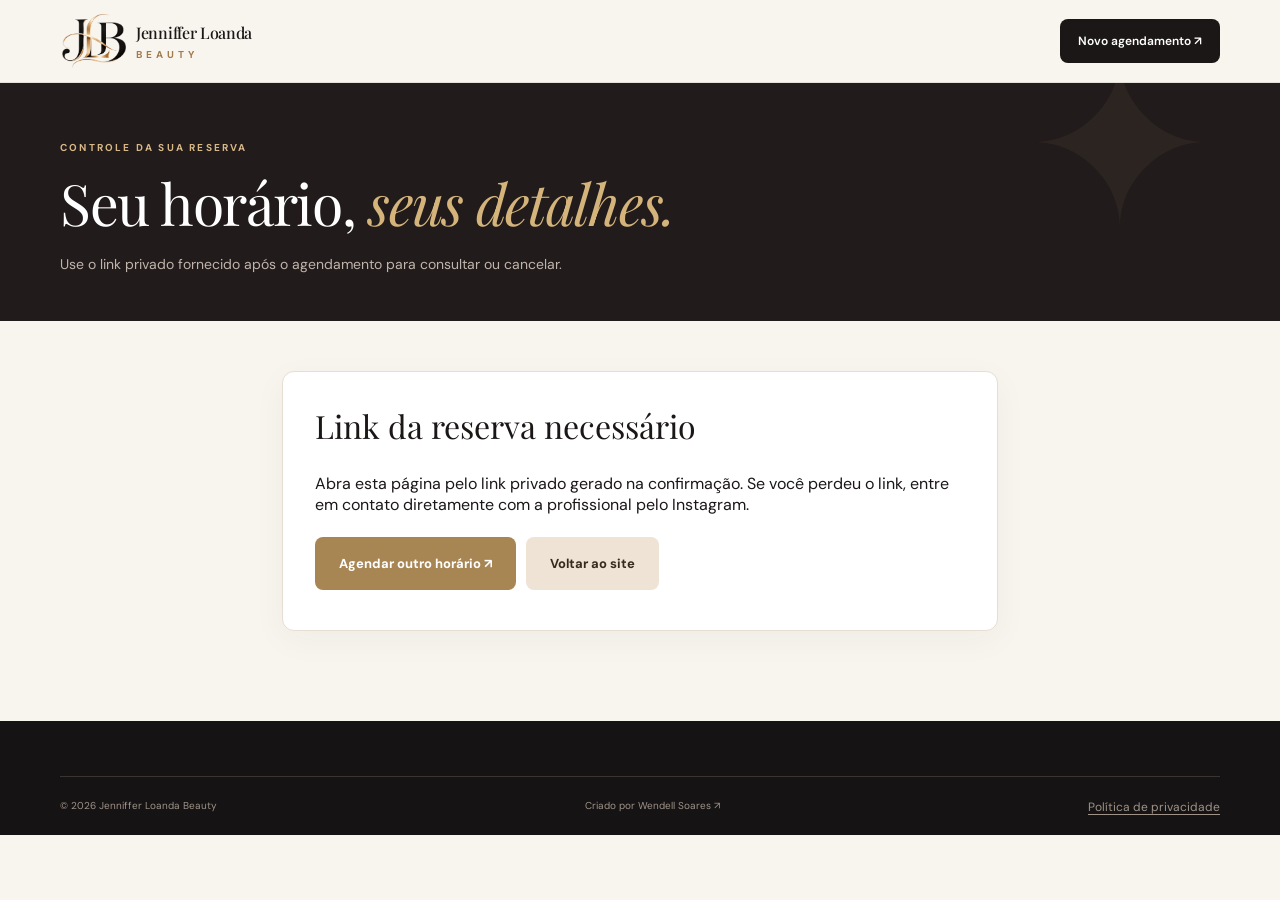
<file: minha-reserva.html>
<!doctype html><html lang="pt-BR"><head><meta charset="utf-8"><meta name="viewport" content="width=device-width,initial-scale=1"><meta name="robots" content="noindex,nofollow"><title>Minha reserva | Jenniffer Loanda Beauty</title><link rel="icon" href="assets/favicon.png"><link href="https://fonts.googleapis.com/css2?family=DM+Sans:wght@400;500;600;700&family=Playfair+Display:ital,wght@0,400;0,600;1,400&display=swap" rel="stylesheet"><link rel="stylesheet" href="style.css"><script src="config.js" defer></script><script src="shared.js" defer></script><script src="calendar.js" defer></script><script src="reserva.js" defer></script></head><body><header class="header"><div class="container head-inner"><a class="identity" href="index.html"><img src="assets/logo-jlb.png" alt="JLB"><span><strong>Jenniffer Loanda</strong><small>BEAUTY</small></span></a><a class="nav-cta" href="agendar.html">Novo agendamento ↗</a></div></header><div id="demoBanner" class="demo-banner" hidden></div><section class="app-hero"><div class="container"><div class="eyebrow">CONTROLE DA SUA RESERVA</div><h1>Seu horário, <em>seus detalhes.</em></h1><p>Use o link privado fornecido após o agendamento para consultar ou cancelar.</p></div></section><main class="single-layout"><div class="booking-shell"><div id="myCard"><p class="empty-note">Consultando reserva...</p></div><p class="notice" id="myMsg" hidden role="status"></p><div class="two-buttons"><a href="agendar.html" class="btn btn-gold">Agendar outro horário ↗</a><a class="btn btn-secondary" href="index.html">Voltar ao site</a></div></div></main><footer class="footer"><div class="container footer-bottom"><span>© <span data-year>2026</span> Jenniffer Loanda Beauty</span><span>Criado por <a href="https://wendellsoares.jor.br" target="_blank" rel="noopener noreferrer">Wendell Soares ↗</a></span></div></footer></body></html>
</file>
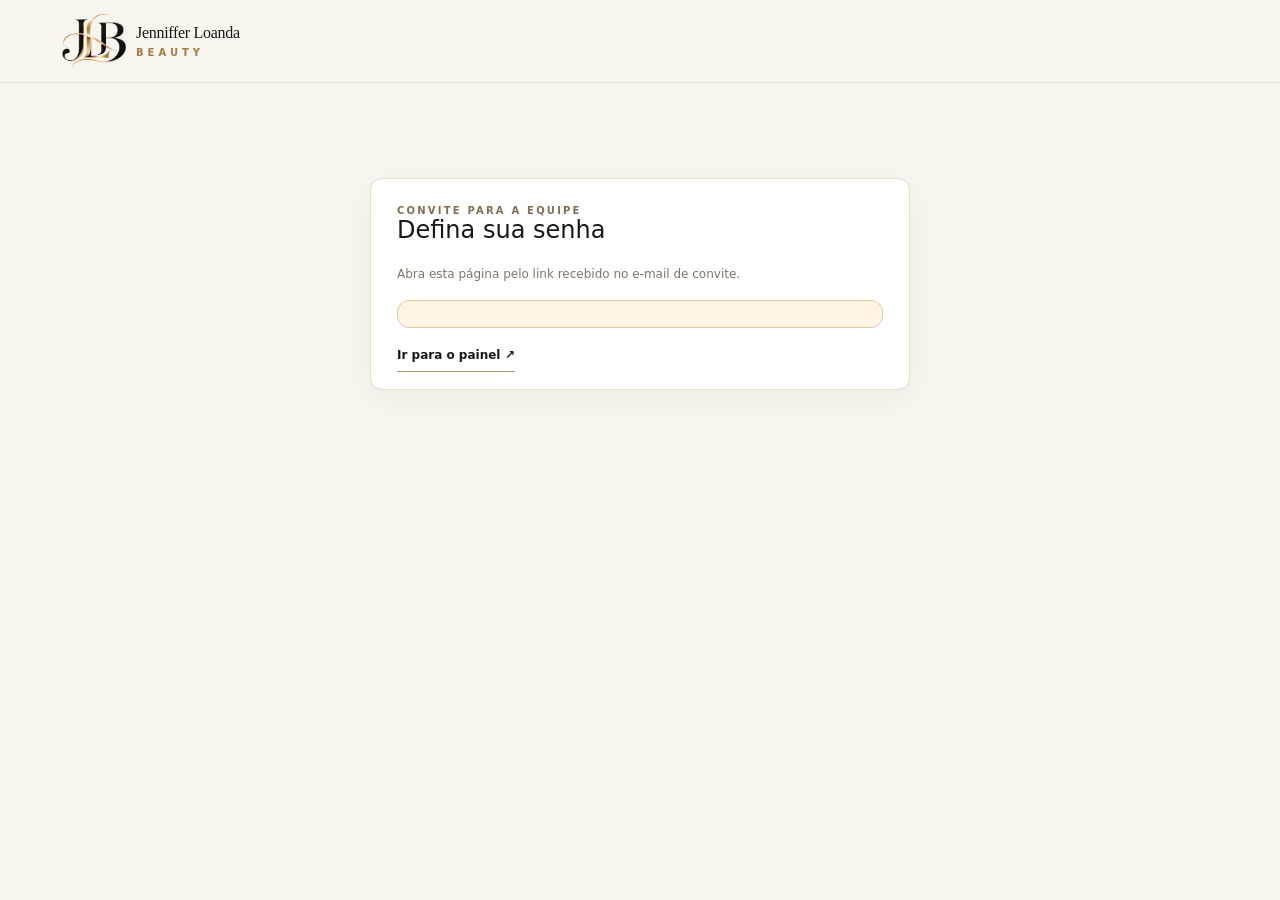
<file: primeiro-acesso.html>
<!doctype html><html lang="pt-BR"><head><meta charset="utf-8"><meta name="viewport" content="width=device-width,initial-scale=1"><meta name="robots" content="noindex,nofollow"><title>Primeiro acesso | Jenniffer Loanda Beauty</title><link rel="icon" href="assets/favicon.png"><link rel="stylesheet" href="style.css"><script src="config.js" defer></script></head><body>
<header class="header"><div class="container head-inner"><a class="identity" href="index.html"><img src="assets/logo-jlb.png" alt="JLB"><span><strong>Jenniffer Loanda</strong><small>BEAUTY</small></span></a></div></header>
<main class="container admin-main"><section class="admin-card" style="max-width:540px;margin:55px auto"><div class="eyebrow">CONVITE PARA A EQUIPE</div><h1>Defina sua senha</h1><p id="firstInfo" class="admin-note">Abra esta página pelo link recebido no e-mail de convite.</p><form id="firstForm" class="small-form" hidden><label>Nova senha<input id="pass1" type="password" minlength="12" autocomplete="new-password" required></label><label>Confirmar senha<input id="pass2" type="password" minlength="12" autocomplete="new-password" required></label><button type="submit" class="mini-btn">Salvar senha</button></form><p id="firstMessage" role="status" class="notice"></p><a href="admin.html" class="text-link">Ir para o painel ↗</a></section></main>
<script type="module">
import {createClient} from 'https://esm.sh/@supabase/supabase-js@2.49.4';
const config=window.JLB_CONFIG;
const info=document.querySelector('#firstInfo'),form=document.querySelector('#firstForm'),msg=document.querySelector('#firstMessage');
const client=createClient(config.supabaseUrl,config.supabasePublishableKey,{auth:{persistSession:false,autoRefreshToken:false,detectSessionInUrl:true,flowType:'implicit'}});
async function init(){try{
 const hash=new URLSearchParams(location.hash.slice(1));
 if(hash.get('error_description'))throw Error(hash.get('error_description'));
 if(hash.get('access_token')&&hash.get('refresh_token')){
   const {error}=await client.auth.setSession({access_token:hash.get('access_token'),refresh_token:hash.get('refresh_token')});
   if(error)throw error;history.replaceState({},'',location.pathname);
 }
 const {data}=await client.auth.getSession();
 if(!data.session)throw Error('Link expirado ou sem sessão. Solicite ao MASTER um novo convite.');
 form.hidden=false;info.textContent='Digite uma nova senha com pelo menos 12 caracteres.';
 }catch(e){msg.textContent=e.message}}
form.addEventListener('submit',async e=>{e.preventDefault();const a=document.querySelector('#pass1').value,b=document.querySelector('#pass2').value;
 if(a!==b){msg.textContent='As duas senhas precisam ser iguais.';return}
 if(a.length<12){msg.textContent='Use pelo menos 12 caracteres.';return}
 const btn=form.querySelector('button');btn.disabled=true;try{const {error}=await client.auth.updateUser({password:a});if(error)throw error;msg.textContent='Senha criada! Você já pode entrar no painel.';form.hidden=true;await client.auth.signOut()}catch(err){msg.textContent=err.message;btn.disabled=false}});
init();
</script></body></html>
</file>
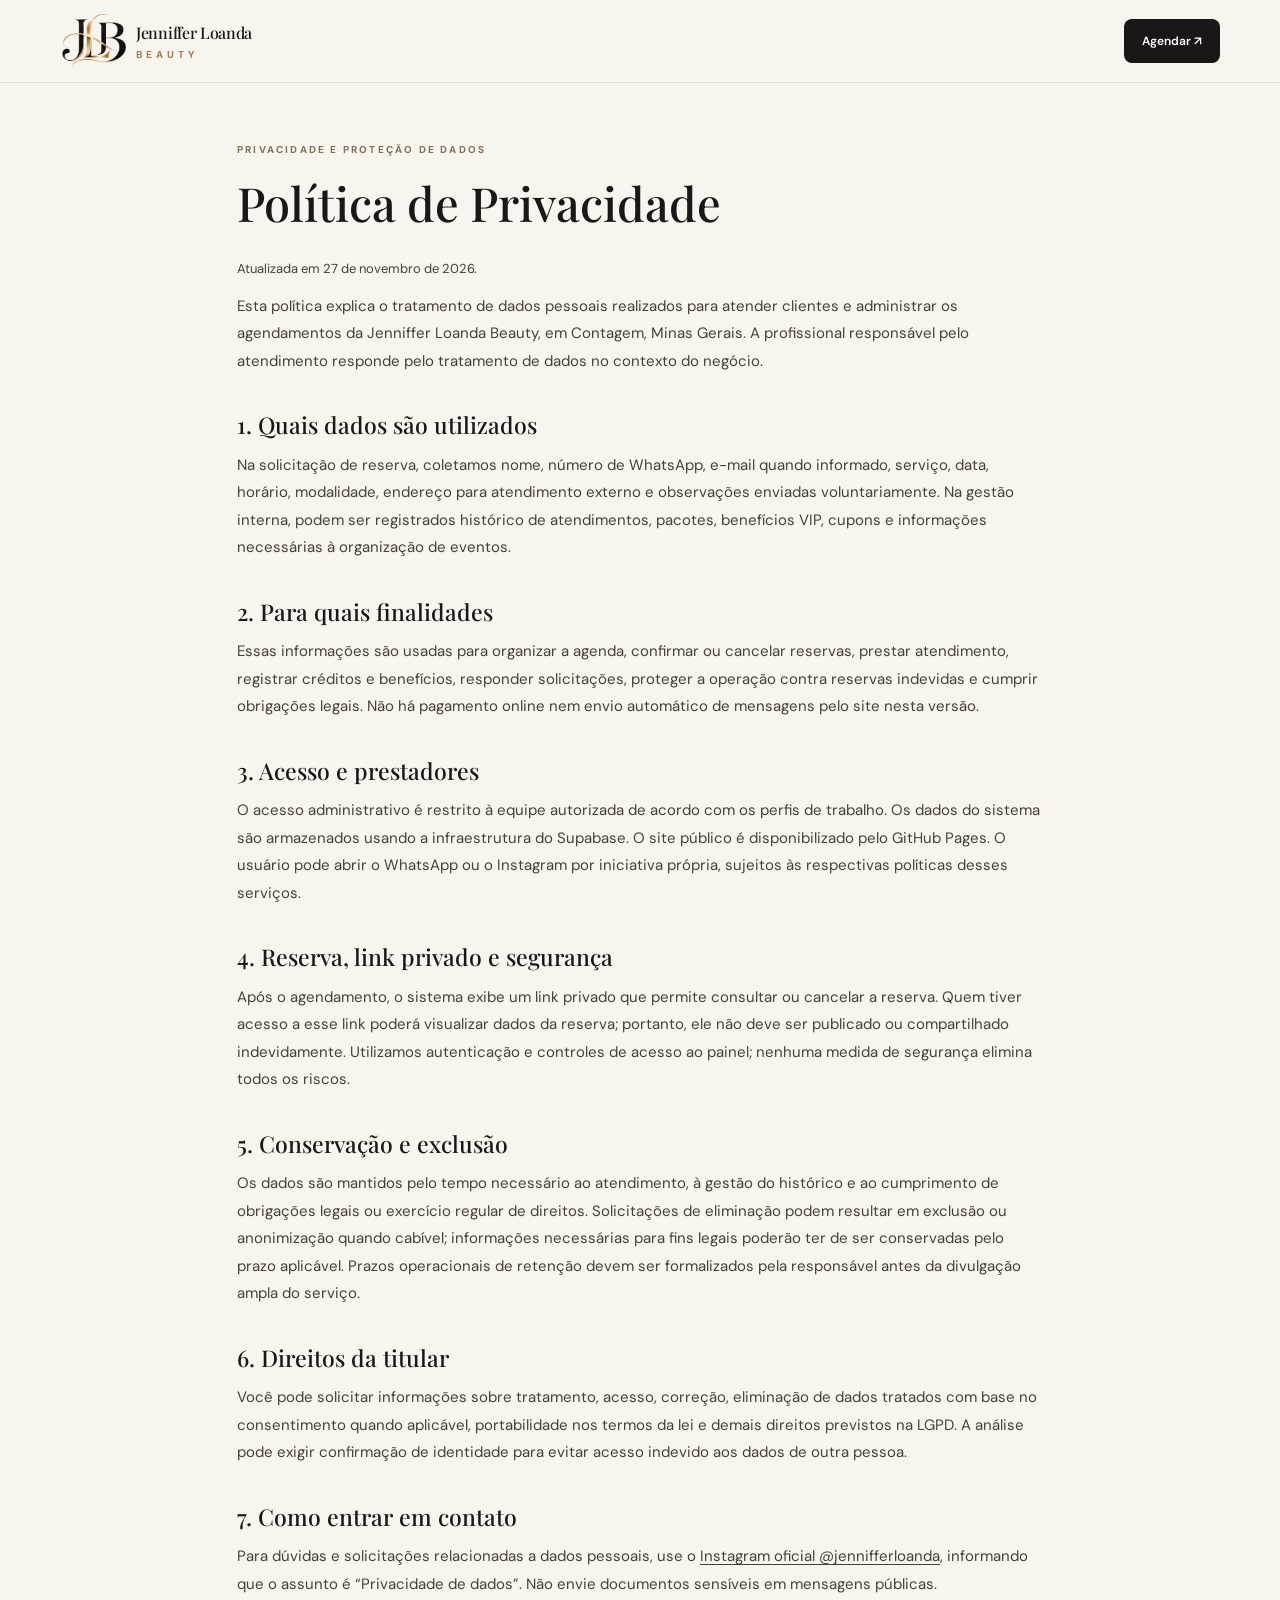
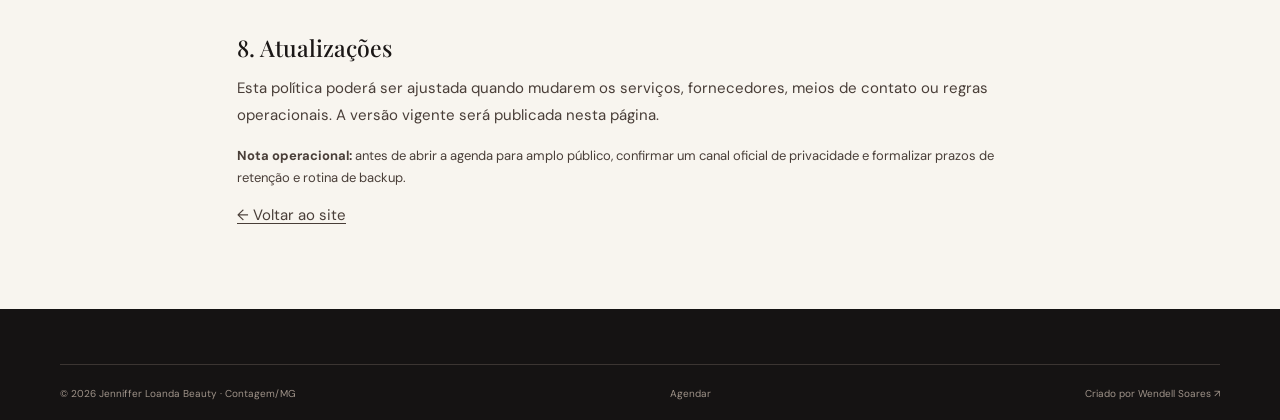
<file: privacidade.html>
<!doctype html>
<html lang="pt-BR"><head>
<meta charset="utf-8"><meta name="viewport" content="width=device-width,initial-scale=1">
<meta name="description" content="Entenda como os dados são utilizados no agendamento e no atendimento Jenniffer Loanda Beauty, em Contagem (MG).">
<meta name="robots" content="index,follow">
<meta name="theme-color" content="#171416">
<title>Política de Privacidade | Jenniffer Loanda Beauty</title>
<link rel="canonical" href="https://dellsoares.github.io/jlb/privacidade.html">
<link rel="icon" href="assets/favicon.png" type="image/png">
<link href="https://fonts.googleapis.com/css2?family=DM+Sans:wght@400;500;600;700&family=Playfair+Display:ital,wght@0,400;0,500;1,400&display=swap" rel="stylesheet">
<link href="style.css" rel="stylesheet">
<style>.jlb-privacy{max-width:850px;margin:58px auto 80px;line-height:1.83;padding:0 22px}.jlb-privacy h1{font:500 clamp(32px,5vw,47px)/1.22 var(--serif);margin:15px 0 26px}.jlb-privacy h2{font:500 23px/1.25 var(--serif);margin:36px 0 12px}.jlb-privacy p,.jlb-privacy li{font-size:15px;color:#493e38}.jlb-privacy a{text-decoration:underline;text-underline-offset:3px}.jlb-privacy ul{padding-left:21px}.jlb-privacy .eyebrow{margin-bottom:15px}.jlb-privacy .small-note{font-size:13px}</style>
</head><body>
<header class="header"><div class="container head-inner"><a href="index.html" class="identity"><img src="assets/logo-jlb.png" alt="JLB"><span><strong>Jenniffer Loanda</strong><small>BEAUTY</small></span></a><a class="nav-cta" href="agendar.html">Agendar ↗</a></div></header>
<main class="jlb-privacy"><div class="eyebrow">PRIVACIDADE E PROTEÇÃO DE DADOS</div><h1>Política de Privacidade</h1><p class="small-note">Atualizada em 27 de novembro de 2026.</p>
<p>Esta política explica o tratamento de dados pessoais realizados para atender clientes e administrar os agendamentos da Jenniffer Loanda Beauty, em Contagem, Minas Gerais. A profissional responsável pelo atendimento responde pelo tratamento de dados no contexto do negócio.</p>
<h2>1. Quais dados são utilizados</h2><p>Na solicitação de reserva, coletamos nome, número de WhatsApp, e-mail quando informado, serviço, data, horário, modalidade, endereço para atendimento externo e observações enviadas voluntariamente. Na gestão interna, podem ser registrados histórico de atendimentos, pacotes, benefícios VIP, cupons e informações necessárias à organização de eventos.</p>
<h2>2. Para quais finalidades</h2><p>Essas informações são usadas para organizar a agenda, confirmar ou cancelar reservas, prestar atendimento, registrar créditos e benefícios, responder solicitações, proteger a operação contra reservas indevidas e cumprir obrigações legais. Não há pagamento online nem envio automático de mensagens pelo site nesta versão.</p>
<h2>3. Acesso e prestadores</h2><p>O acesso administrativo é restrito à equipe autorizada de acordo com os perfis de trabalho. Os dados do sistema são armazenados usando a infraestrutura do Supabase. O site público é disponibilizado pelo GitHub Pages. O usuário pode abrir o WhatsApp ou o Instagram por iniciativa própria, sujeitos às respectivas políticas desses serviços.</p>
<h2>4. Reserva, link privado e segurança</h2><p>Após o agendamento, o sistema exibe um link privado que permite consultar ou cancelar a reserva. Quem tiver acesso a esse link poderá visualizar dados da reserva; portanto, ele não deve ser publicado ou compartilhado indevidamente. Utilizamos autenticação e controles de acesso ao painel; nenhuma medida de segurança elimina todos os riscos.</p>
<h2>5. Conservação e exclusão</h2><p>Os dados são mantidos pelo tempo necessário ao atendimento, à gestão do histórico e ao cumprimento de obrigações legais ou exercício regular de direitos. Solicitações de eliminação podem resultar em exclusão ou anonimização quando cabível; informações necessárias para fins legais poderão ter de ser conservadas pelo prazo aplicável. Prazos operacionais de retenção devem ser formalizados pela responsável antes da divulgação ampla do serviço.</p>
<h2>6. Direitos da titular</h2><p>Você pode solicitar informações sobre tratamento, acesso, correção, eliminação de dados tratados com base no consentimento quando aplicável, portabilidade nos termos da lei e demais direitos previstos na LGPD. A análise pode exigir confirmação de identidade para evitar acesso indevido aos dados de outra pessoa.</p>
<h2>7. Como entrar em contato</h2><p>Para dúvidas e solicitações relacionadas a dados pessoais, use o <a href="https://www.instagram.com/jennifferloanda/" target="_blank" rel="noopener noreferrer">Instagram oficial @jennifferloanda</a>, informando que o assunto é “Privacidade de dados”. Não envie documentos sensíveis em mensagens públicas.</p>
<h2>8. Atualizações</h2><p>Esta política poderá ser ajustada quando mudarem os serviços, fornecedores, meios de contato ou regras operacionais. A versão vigente será publicada nesta página.</p>
<p class="small-note"><strong>Nota operacional:</strong> antes de abrir a agenda para amplo público, confirmar um canal oficial de privacidade e formalizar prazos de retenção e rotina de backup.</p>
<p><a href="index.html">← Voltar ao site</a></p></main>
<footer class="footer"><div class="container footer-bottom"><span>© 2026 Jenniffer Loanda Beauty · Contagem/MG</span><a href="agendar.html">Agendar</a><span>Criado por <a href="https://wendellsoares.jor.br" target="_blank" rel="noopener noreferrer">Wendell Soares ↗</a></span></div></footer>
</body></html>
</file>
<file: style.css>
:root{--ink:#1b1716;--black:#121011;--wine:#42302d;--gold:#b79256;--gold2:#dbbb84;--paper:#f8f5ef;--cream:#f1e9df;--white:#fff;--muted:#746b65;--line:#e4dbd0;--radius:16px;--serif:'Playfair Display',Georgia,serif;--sans:'DM Sans',system-ui,sans-serif}
*{box-sizing:border-box}html{scroll-behavior:smooth;scroll-padding-top:100px}body{margin:0;font-family:var(--sans);background:var(--paper);color:var(--ink);-webkit-font-smoothing:antialiased}a{color:inherit;text-decoration:none}button,input,select,textarea{font:inherit}button{cursor:pointer}button:disabled{cursor:not-allowed;opacity:.45}img{max-width:100%;display:block}h1,h2,h3,p{margin-top:0}h1,h2,h3{font-weight:500}em{font-family:var(--serif);font-weight:400}::selection{background:#ddc69f;color:#171416}.skip-link{position:absolute;left:-999px;top:8px;padding:12px;background:white;z-index:999}.skip-link:focus{left:12px}.container{width:min(1160px,calc(100% - 44px));margin:auto}.header{background:rgba(248,245,239,.97);position:sticky;top:0;z-index:50;border-bottom:1px solid rgba(70,50,43,.11);backdrop-filter:blur(14px)}.head-inner{display:flex;align-items:center;justify-content:space-between;min-height:82px;gap:20px}.identity{display:flex;align-items:center;gap:8px;flex-shrink:0}.identity img{object-fit:contain;width:68px;height:54px}.identity span{display:flex;flex-direction:column;gap:5px}.identity strong{font:500 16px var(--serif);letter-spacing:-.3px}.identity small{font:700 10px var(--sans);letter-spacing:4px;color:#a37b4b}.nav{display:flex;align-items:center;gap:27px}.nav>a:not(.nav-cta){font-size:12px;font-weight:600;transition:color .2s}.nav>a:not(.nav-cta):hover{color:var(--gold)}.nav-cta{font:600 12px var(--sans);padding:14px 18px;background:var(--ink);color:var(--white);border-radius:3px;transition:background .2s}.nav-cta:hover{background:#4b3b32}.menu-toggle{display:none;background:none;border:1px solid var(--line);border-radius:8px;font-size:23px;padding:5px 12px}.hero{background:linear-gradient(115deg,#f8f4ec 0%,#f8f4ec 63%,#e9dfd2 63%);position:relative;overflow:hidden}.hero-grid{display:grid;grid-template-columns:1.07fr .93fr;gap:55px;align-items:center;min-height:630px;padding:65px 0 73px}.hero-copy{position:relative;z-index:1}.eyebrow{font-size:10px;font-weight:700;letter-spacing:2.2px;color:#816e58;display:flex;align-items:center;gap:13px}.eyebrow-line{width:26px;height:1px;background:#a88a61}.eyebrow.gold{color:#ad8751}.hero h1{font-family:var(--serif);font-size:clamp(47px,5.2vw,77px);line-height:1.16;letter-spacing:-2.9px;max-width:650px;margin:24px 0}.hero h1 em{color:#a88352}.hero-copy>p{max-width:480px;line-height:1.95;color:#655b54;font-size:15px}.hero-actions{display:flex;align-items:center;gap:30px;margin:30px 0 40px}.btn{display:inline-flex;gap:27px;align-items:center;justify-content:center;min-height:53px;padding:15px 23px;text-transform:none;font-size:13px;font-weight:700;border:1px solid transparent;transition:transform .2s,background .2s}.btn:hover{transform:translateY(-2px)}.btn-gold{background:#a78654;color:white}.btn-gold:hover{background:#8b6a3f}.text-link{border-bottom:1px solid #b7986c;padding:9px 0;font-weight:700;font-size:12px}.text-link span{margin-left:8px}.hero-meta{display:flex;flex-wrap:wrap;gap:14px;color:#75665d;font-size:11px}.hero-visual{position:relative;justify-self:end;width:100%;max-width:470px;padding:17px}.hero-photo{height:490px;border-radius:240px 240px 5px 5px;overflow:hidden;box-shadow:0 20px 70px #382d2426;position:relative;z-index:1}.hero-photo img{width:100%;height:100%;object-fit:cover;object-position:center 35%}.hero-outline{position:absolute;inset:0 0 34px 35px;border:1px solid #bd9b65;border-radius:240px 240px 5px 5px}.hero-tag{position:absolute;bottom:23px;left:-40px;z-index:2;background:var(--ink);color:white;padding:18px 24px;display:flex;gap:13px;align-items:center;box-shadow:0 13px 25px #0002;font:12px/1.6 var(--sans)}.hero-tag strong{font-family:var(--serif);font-size:18px;font-weight:400}.mini-star{font-size:27px;color:#c9a76c}.hero-index{position:absolute;right:30px;bottom:18px;color:#ac9988;letter-spacing:3px;font-size:9px}.intro-strip{background:#191515;color:#e5d3b5}.strip-inner{display:flex;align-items:center;justify-content:space-around;padding:18px 0;gap:14px}.strip-inner span{font-size:10px;letter-spacing:1.9px;font-weight:700}.strip-inner i{font-style:normal;color:#c59d65;font-size:12px}.section{padding:100px 0}.section-head{display:flex;justify-content:space-between;align-items:end;gap:40px;margin-bottom:38px}.section h2{font:400 clamp(34px,4vw,55px)/1.24 var(--serif);letter-spacing:-1.6px;margin:13px 0 0}.section h2 em{color:#ac8553}.section-head>p{max-width:360px;color:var(--muted);line-height:1.9;font-size:14px;margin:0}.services{background:#fffdfa}.service-grid{display:grid;grid-template-columns:repeat(4,1fr);gap:16px}.service-card{display:flex;min-height:325px;flex-direction:column;background:#f7f2ea;padding:25px 24px 20px;position:relative;overflow:hidden;border:1px solid #eee5d8;transition:transform .25s,box-shadow .25s}.service-card:hover{transform:translateY(-5px);box-shadow:0 14px 35px #32231b13}.service-card.feature{background:#221b18;color:#fff;border-color:#221b18}.service-number{font-size:11px;letter-spacing:1px;color:#a5895f}.service-art{font:96px var(--serif);color:#d8c8b4;text-align:right;line-height:.9;opacity:.6;min-height:82px}.feature .service-art{color:#b79256}.service-body{margin-top:auto}.kicker{font-size:10px;color:#a98657;letter-spacing:1.8px;font-weight:700}.service-card h3{font:400 22px/1.3 var(--serif);margin:9px 0}.service-card p:not(.kicker){font-size:12px;line-height:1.8;color:#7b6f66}.service-card.feature p:not(.kicker){color:#d2c8bf}.service-card a{display:flex;justify-content:space-between;border-top:1px solid #d8c8b4;margin-top:17px;padding-top:14px;font-size:11px;font-weight:700}.feature a{border-color:#54453a}.service-card a:hover{color:#bc945a}.course-banner{background:#f3e9dc;border:1px solid #e3d3bf;padding:28px 36px;display:flex;align-items:center;gap:25px;margin-top:17px}.course-banner .course-symbol{color:#b48b54;font:48px var(--serif)}.course-banner>div{flex:1}.course-banner h3{font:400 24px var(--serif);margin:4px 0}.course-banner p:not(.kicker){margin:0;font-size:12px;color:#827267}.btn-outline{border-color:#a4875f;color:#77562d;white-space:nowrap}.portfolio{background:#f1eae1}.portfolio-grid{display:grid;grid-template-columns:1.25fr 1fr 1fr;grid-template-rows:250px 250px;gap:13px}.port-item{margin:0;position:relative;overflow:hidden;background:#e1d3c4}.port-item.big{grid-row:span 2}.port-item img{width:100%;height:100%;object-fit:cover;transition:transform .5s}.port-item:hover img{transform:scale(1.04)}.port-item:after{content:"";position:absolute;inset:50% 0 0;background:linear-gradient(transparent,#150e0c9c)}.port-item figcaption{position:absolute;z-index:1;left:22px;bottom:19px;color:white;display:flex;flex-direction:column;gap:5px}.port-item figcaption span{font-size:9px;letter-spacing:1.8px;font-weight:700}.port-item figcaption strong{font:400 20px var(--serif)}.media-disclaimer{margin:14px 0 0;color:#776c65;font-size:11px;line-height:1.6}.portfolio-cta{text-align:right;margin-top:20px}.experience{background:#fffdfa}.experience-grid{display:grid;grid-template-columns:1fr 1fr;gap:100px;align-items:center}.experience-side p{font-size:14px;color:var(--muted);line-height:2;max-width:440px;margin:26px 0}.experience-steps{border-top:1px solid var(--line)}.experience-steps>div{display:grid;grid-template-columns:55px 1fr;column-gap:8px;border-bottom:1px solid var(--line);padding:27px 0}.experience-steps span{grid-row:span 2;font:400 29px var(--serif);color:var(--gold)}.experience-steps h3{font:400 25px var(--serif);margin-bottom:7px}.experience-steps p{font-size:13px;color:#81756d;line-height:1.8;margin:0}.faq{background:#f3ede5}.faq-grid{display:grid;grid-template-columns:.85fr 1.15fr;gap:100px}.faq-grid>div>p{color:var(--muted);line-height:1.9;font-size:14px;margin-top:26px;max-width:340px}.faq-list{border-top:1px solid #d9cfc2}.faq-list details{border-bottom:1px solid #d9cfc2;padding:22px 0}.faq-list summary{cursor:pointer;font-size:14px;font-weight:700;position:relative;padding-right:35px;list-style:none}.faq-list summary::-webkit-details-marker{display:none}.faq-list summary:after{content:'+';position:absolute;right:9px;font-weight:400;font-size:23px;top:-4px;color:#a58761}.faq-list details[open] summary:after{content:'−'}.faq-list p{color:var(--muted);font-size:13px;line-height:1.9;margin:18px 20px 0 0}.end-cta{background:linear-gradient(135deg,#241a18,#3c2d2b);color:white;text-align:center;padding:95px 0}.end-cta .eyebrow{justify-content:center;color:#d5b37b}.end-cta h2{font:400 clamp(40px,5vw,72px) var(--serif);letter-spacing:-2px;margin:17px 0}.end-cta h2 em{color:#e3bf88}.end-cta p{color:#c9b9af;margin-bottom:28px}.btn-light{background:#f3e9dc;color:#3b2e27}.footer{background:#151313;color:#e6ddd5;padding:55px 0 20px}.footer-grid{display:grid;grid-template-columns:1.8fr 1fr 1fr;gap:30px;padding-bottom:55px}.foot-brand strong{color:white}.footer-grid>div{display:flex;flex-direction:column;gap:12px;font-size:12px;color:#b6aaa0}.footer-grid b{font-size:11px;letter-spacing:1.4px;color:#d2b58b;margin-bottom:5px}.footer-grid a:hover,.footer-bottom a:hover{color:#dbc096}.footer-bottom{display:flex;gap:25px;justify-content:space-between;flex-wrap:wrap;border-top:1px solid #3b3532;padding-top:22px;font-size:10px;color:#9f9389}.subtle-link{opacity:.7}
/* Agendamento & admin */
.app-hero{background:#211b1b;color:white;padding:58px 0 44px;position:relative;overflow:hidden}.app-hero:after{content:'✦';font-size:230px;color:#c6a77b11;position:absolute;right:5%;top:-85px}.app-hero .eyebrow{color:#d9b888}.app-hero h1{font:400 clamp(38px,4.5vw,57px)/1.15 var(--serif);letter-spacing:-1.3px;margin:16px 0}.app-hero h1 em{color:#d4b47a}.app-hero p{color:#c1b5ab;font-size:14px;line-height:1.8;margin:0;max-width:600px}.app-layout{display:grid;grid-template-columns:minmax(0,1fr) 310px;gap:28px;align-items:start;padding-top:48px;padding-bottom:100px}.booking-shell,.side-card,.admin-card{background:white;border:1px solid #e7ddd3;box-shadow:0 9px 34px #3425180b}.booking-shell{padding:32px}.steps{list-style:none;display:grid;grid-template-columns:repeat(4,1fr);gap:8px;margin:0 0 35px;padding:0}.steps li{border-top:2px solid #e6dfd7;padding:11px 0 0;color:#afa59d;display:flex;align-items:center;gap:8px;font-weight:700;letter-spacing:1px;font-size:10px}.steps li span{font:400 20px var(--serif)}.steps li.active{border-color:#ad8959;color:#755636}.steps li.done{border-color:#605146;color:#605146}.wizard-panel{display:none;animation:show .2s ease}.wizard-panel.active{display:block}@keyframes show{from{opacity:.2;transform:translateY(7px)}to{opacity:1;transform:none}}.form-kicker{font-size:10px;font-weight:700;color:#ab8753;letter-spacing:1.7px}.form-title{font:400 29px var(--serif);margin:12px 0 9px}.form-sub{font-size:13px;color:#84796f;line-height:1.7;margin-bottom:23px}.choice-grid{display:grid;grid-template-columns:1fr 1fr;gap:12px}.choice{display:flex;flex-direction:column;gap:9px;border:1px solid #e5d8ca;background:#fffaf3;text-align:left;padding:20px;min-height:121px;transition:border .2s,background .2s}.choice:hover,.choice.selected,.mode-choice.selected{border-color:#ac8958;background:#f4eadc}.choice span{font:400 18px/1.28 var(--serif)}.choice small{font-size:11px;line-height:1.5;color:#8c7e73}.choice .choice-bottom{display:flex;align-items:center;justify-content:space-between;margin-top:auto;font-size:10px;font-weight:700;color:#a38357}.choice .choice-tag{font-size:9px;letter-spacing:.7px;color:#a8895c}.mode-grid{display:grid;grid-template-columns:1fr 1fr;gap:12px}.mode-choice{border:1px solid #e5d8ca;background:#fffaf3;padding:22px;text-align:left;min-height:137px}.mode-choice .mode-icon{display:block;color:#aa8b5f;font-size:30px;margin-bottom:10px}.mode-choice strong{display:block;font:400 19px var(--serif);margin-bottom:7px}.mode-choice small{display:block;color:var(--muted);line-height:1.6}.date-header{display:flex;align-items:center;justify-content:space-between;gap:15px;margin:18px 0}.date-header strong{font:400 20px var(--serif);text-transform:capitalize}.date-arrows{display:flex;gap:7px}.date-arrows button{background:white;border:1px solid #dfd2c3;width:37px;height:36px}.days-strip{display:grid;grid-template-columns:repeat(7,1fr);gap:7px;margin-bottom:26px}.day-pill{display:flex;align-items:center;flex-direction:column;gap:10px;padding:13px 3px;background:#f7f1e8;border:1px solid transparent;color:#332e29}.day-pill small{font-size:9px;letter-spacing:1px}.day-pill strong{font:400 19px var(--serif)}.day-pill.selected{background:#2b211e;color:white;border-color:#2b211e}.day-pill:disabled{opacity:.28}.period-label{font-size:10px;font-weight:700;letter-spacing:1.8px;color:#ab8753;margin:16px 0 12px}.time-buttons{display:grid;grid-template-columns:repeat(5,1fr);gap:8px}.time-slot{background:#f9f5ef;border:1px solid #eaded2;padding:12px 5px;font-weight:600;font-size:12px}.time-slot.selected{background:#2b211e;color:white;border-color:#2b211e}.empty-note{padding:28px 15px;text-align:center;background:#faf6f0;border:1px dashed #ddcdb9;font-size:13px;color:#7b6f64;line-height:1.7}.wizard-actions{display:flex;justify-content:space-between;align-items:center;gap:15px;border-top:1px solid #eee5dc;margin-top:32px;padding-top:22px}.wizard-actions button{border:0}.back-btn{background:none;padding:10px;font-weight:700;color:#7c6a58}.next-btn{background:#2a211f;color:white;padding:15px 24px;min-width:180px;text-transform:uppercase;font-size:11px;letter-spacing:1px;font-weight:700}.next-btn:not(:disabled):hover{background:#986d42}.summary-rows{border:1px solid #e9ded2;padding:15px 23px;background:#faf7f2;margin-bottom:23px}.summary-row{padding:12px 0;display:flex;justify-content:space-between;gap:15px;border-bottom:1px solid #e9ded2;font-size:13px}.summary-row:last-child{border:0}.summary-row span{color:#85766a}.summary-row strong{text-align:right;color:#2d2722}.form-grid{display:grid;grid-template-columns:1fr 1fr;gap:16px}.field{display:flex;flex-direction:column;gap:7px;margin-bottom:16px}.field.full{grid-column:1/-1}.field label,.field>span{font-weight:700;font-size:11px;color:#66584d;letter-spacing:.4px}.field input,.field select,.field textarea{width:100%;border:1px solid #ded4c9;border-radius:0;padding:12px 14px;background:white;font-size:14px;color:#211b18}.field textarea{min-height:90px;resize:vertical}.field input:focus,.field textarea:focus,.field select:focus{outline:2px solid #b49161;outline-offset:1px}.consent{display:flex;gap:12px;align-items:flex-start;color:#796f66;font-size:12px;line-height:1.7}.consent input{margin-top:3px;accent-color:#a8895a}.notice{padding:13px 15px;border:1px solid #e1c8a8;background:#fff5e5;font-size:12px;color:#634e34;line-height:1.65;margin:16px 0}.notice.error{background:#fff0ed;border-color:#eab2aa;color:#8f3a2f}.notice.success{background:#f0f5ed;border-color:#b5d4a9;color:#466043}.notice[hidden],.wizard-actions[hidden],.form-extra[hidden]{display:none}.side-card{padding:26px;position:sticky;top:108px}.side-card .side-symbol{font:50px var(--serif);color:#ba955e}.side-card h3{font:400 27px var(--serif);margin:10px 0}.side-card p{font-size:13px;color:var(--muted);line-height:1.9}.side-card hr{border:0;border-top:1px solid #ebdfd2;margin:22px 0}.side-card .side-li{display:flex;gap:11px;margin:13px 0;font-size:12px;line-height:1.6}.side-card .side-li b{color:#b38d59}.side-card a:not(.btn){font-size:12px;font-weight:700;border-bottom:1px solid #a68b67;padding-bottom:6px}.demo-banner{background:#f3e4c9;color:#624d31;border-bottom:1px solid #d9bb8a;padding:12px 22px;text-align:center;font-size:12px;line-height:1.6}.demo-banner[hidden]{display:none}.success-mark{font:55px var(--serif);color:#8b704a}.confirmed-box{text-align:center;padding:5px 0 20px}.confirmed-box h2{font:400 36px var(--serif);margin:10px 0}.confirmed-box p{color:var(--muted);line-height:1.8;font-size:13px}.confirmed-box .btn{margin-top:24px}.small-note{font-size:11px;line-height:1.7;color:#8d8073}.single-layout{max-width:760px;margin:50px auto 90px;padding:0 22px}.single-layout .booking-shell{min-height:260px}.single-layout h2{font:400 32px var(--serif)}.admin-main{padding:40px 0 100px}.admin-card{padding:26px;margin-bottom:22px}.admin-card h2{font:400 28px var(--serif);margin-bottom:14px}.admin-header{display:flex;align-items:center;justify-content:space-between;gap:20px;margin-bottom:24px}.admin-header h1{font:400 37px var(--serif);margin:0}.admin-stats{display:grid;grid-template-columns:repeat(3,1fr);gap:16px;margin-bottom:22px}.stat{background:white;border:1px solid #e7ddd3;padding:19px}.stat strong{font:400 36px var(--serif);display:block;color:#88643e}.stat span{font-size:11px;color:#807267;font-weight:700}.admin-grid{display:grid;grid-template-columns:1.5fr 1fr;gap:22px;align-items:start}.table-wrap{overflow-x:auto}.admin-table{border-collapse:collapse;width:100%;min-width:530px}.admin-table td,.admin-table th{padding:12px;border-bottom:1px solid #efe5da;text-align:left;font-size:12px}.admin-table th{color:#977447;font-size:10px;letter-spacing:.8px;text-transform:uppercase}.admin-table td select{max-width:120px;border:1px solid #dfd1c0;background:white;padding:8px}.admin-table td small{display:block;color:#9c8c7b;margin-top:5px}.admin-table .muted{font-size:11px;color:#8d8277}.admin-controls{display:flex;gap:10px;flex-wrap:wrap;align-items:center;margin-bottom:20px}.admin-controls input,.admin-controls select{border:1px solid #dcd0c1;padding:10px;background:white}.mini-btn{background:#2b221d;border:0;color:white;font-size:11px;padding:11px 15px;font-weight:700}.small-form{display:grid;gap:12px}.small-form label{font-size:11px;font-weight:700;display:grid;gap:6px}.small-form input,.small-form select{padding:10px;border:1px solid #dbccbd;width:100%}.day-row{display:grid;grid-template-columns:1fr 83px 83px 38px;gap:8px;align-items:center;margin-bottom:9px}.day-row span{font-size:12px}.day-row input{width:100%;border:1px solid #dacebe;padding:8px 3px;font-size:11px}.day-row input[type=checkbox]{width:17px}.action-inline{background:none;border:0;color:#855f3a;text-decoration:underline;font-size:11px;padding:5px}.status-chip{display:inline-block;padding:4px 7px;background:#ede6d9;color:#70543b;font-size:10px;font-weight:700}.status-chip.confirmado{background:#e2f1dd;color:#436b3d}.status-chip.cancelado{background:#f5e1dd;color:#8c4a44}.status-chip.pendente{background:#f9edd0;color:#8a6a32}.admin-note{font-size:12px;color:#81756a;line-height:1.7}.two-buttons{display:flex;gap:10px;flex-wrap:wrap;margin-top:22px}.btn-secondary{background:#eee3d5;color:#37291e}
@media(max-width:1050px){.nav{gap:16px}.service-grid{grid-template-columns:repeat(2,1fr)}.hero-grid{gap:30px}.experience-grid,.faq-grid{gap:45px}}
@media(max-width:780px){.container{width:min(100% - 30px,1160px)}.head-inner{min-height:70px}.identity img{width:55px;height:45px}.identity strong{font-size:15px}.menu-toggle{display:block}.nav{display:none;position:absolute;top:70px;left:0;right:0;background:#f9f5ee;box-shadow:0 14px 22px #0002;padding:20px 16px;flex-direction:column;align-items:stretch;gap:0}.nav.open{display:flex}.nav a{padding:14px;border-bottom:1px solid #e8dcd0}.nav-cta{text-align:center;margin-top:12px}.hero{background:#f8f4ec}.hero-grid{grid-template-columns:1fr;gap:32px;padding:47px 0 58px}.hero h1{font-size:clamp(42px,11vw,65px)}.hero-copy>p{font-size:14px}.hero-actions{gap:18px;flex-wrap:wrap;margin-bottom:26px}.hero-visual{max-width:450px;justify-self:center}.hero-photo{height:430px}.hero-tag{left:0}.intro-strip{overflow:hidden}.strip-inner{flex-wrap:wrap}.strip-inner span{font-size:8px}.section{padding:65px 0}.section-head{display:block}.section-head>p{margin-top:17px}.portfolio-grid{grid-template-columns:1fr 1fr;grid-template-rows:repeat(3,225px)}.port-item.big{grid-row:span 2}.experience-grid,.faq-grid{grid-template-columns:1fr;gap:35px}.footer-grid{grid-template-columns:1fr 1fr}.footer-grid .foot-brand{grid-column:1/-1}.app-layout{grid-template-columns:1fr;padding-top:25px;padding-bottom:65px}.side-card{position:static}.admin-grid{grid-template-columns:1fr}}
@media(max-width:520px){.hero h1{letter-spacing:-1.5px}.hero-meta{gap:8px}.hero-meta span{font-size:10px}.service-grid{grid-template-columns:1fr}.service-card{min-height:270px}.course-banner{flex-wrap:wrap;padding:24px}.course-banner .course-symbol{display:none}.course-banner .btn{width:100%}.portfolio-grid{grid-template-columns:1fr 1fr;grid-template-rows:repeat(3,190px);gap:8px}.port-item figcaption{left:12px;bottom:10px}.port-item figcaption strong{font-size:14px}.port-item figcaption span{font-size:8px}.hero-photo{height:380px}.strip-inner{gap:8px}.strip-inner i:nth-child(4){display:none}.end-cta{padding:75px 0}.footer-grid{grid-template-columns:1fr 1fr}.booking-shell{padding:20px 15px}.steps li{font-size:0;gap:2px}.steps li span{font-size:22px}.choice-grid{grid-template-columns:1fr}.mode-grid{grid-template-columns:1fr}.days-strip{gap:3px}.day-pill{padding:11px 2px}.day-pill small{font-size:8px}.day-pill strong{font-size:16px}.time-buttons{grid-template-columns:repeat(4,1fr)}.form-grid{grid-template-columns:1fr}.form-grid .field{grid-column:1/-1}.summary-row{font-size:12px}.wizard-actions{gap:6px}.next-btn{min-width:140px;padding:14px}.admin-stats{grid-template-columns:1fr 1fr}.admin-stats .stat:last-child{grid-column:span 2}.admin-header{display:block}.admin-header button{margin-top:12px}.day-row{grid-template-columns:1fr 76px 76px 28px}}
@media(prefers-reduced-motion:reduce){html{scroll-behavior:auto}*,*:before,*:after{animation-duration:.01ms!important;transition-duration:.01ms!important}}

/* Lembretes de agenda: apenas reservas confirmadas */
.calendar-actions{background:#fbf7ef;border:1px solid #e6d5bd;padding:22px;margin:22px 0 18px}.calendar-actions[hidden]{display:none}.calendar-actions h3{font:400 25px var(--serif);margin:0 0 8px;color:#30251d}.calendar-actions p{font-size:12px;color:#766b5e;line-height:1.8;margin:0 0 14px}.calendar-actions .calendar-links{display:flex;gap:10px;flex-wrap:wrap}.calendar-actions .calendar-links>a,.calendar-actions .calendar-links>button{display:inline-flex;align-items:center;justify-content:center;min-height:46px;gap:7px;padding:11px 14px;border:1px solid #b58c55;background:#2a211e;color:white;font-size:12px;font-weight:700;text-align:center;cursor:pointer}.calendar-actions .calendar-links>button{background:#f6eee2;color:#594026;border-color:#d5b995}.calendar-actions .calendar-links>a:hover,.calendar-actions .calendar-links>button:hover{filter:brightness(.94)}.calendar-actions .calendar-note{display:block;margin-top:13px;font-size:11px;line-height:1.65;color:#82756a}
@media(max-width:520px){.calendar-actions{padding:18px 14px}.calendar-actions .calendar-links{flex-direction:column}.calendar-actions .calendar-links>a,.calendar-actions .calendar-links>button{width:100%}}

/* V1.2 · Painel administrativo: módulos exclusivos sem alterar o site público */
.admin-section-nav{display:flex;flex-wrap:wrap;gap:8px;margin:0 0 25px;padding:12px;background:#f7eee2;border:1px solid #e7d4bd}
.admin-section-nav a{padding:10px 13px;border:1px solid #d7b994;color:#59422b;font-size:11px;font-weight:700;text-decoration:none}
.admin-section-nav a:hover,.admin-section-nav a:focus-visible{background:#35261e;color:#fff;outline:1px solid #b99665}
.admin-card{scroll-margin-top:100px}
.section-label{color:#97744b;font-weight:700;font-size:10px;letter-spacing:2px;margin-bottom:10px;text-transform:uppercase}
.section-rule{border:0;border-top:1px solid #e6d7c6;margin:24px 0}
.admin-grid-top{margin-bottom:0}
.panel-form{display:grid;gap:20px;margin:19px 0 30px;padding:22px;background:#fbf6ee;border:1px solid #ecdfd0}
.panel-form .form-grid,.admin-card>.form-grid{display:grid;grid-template-columns:repeat(2,minmax(0,1fr));gap:14px 18px}
.panel-form label,.admin-card>.form-grid label{display:flex;flex-direction:column;gap:7px;font-size:12px;font-weight:700;line-height:1.5;color:#5e5044}
.panel-form .full,.admin-card>.form-grid .full{grid-column:1/-1}
.panel-form input:not([type=checkbox]),.panel-form select,.panel-form textarea,.admin-card>.form-grid select,.admin-card>.form-grid textarea{width:100%;min-width:0;padding:11px;border:1px solid #d8c7b5;background:#fff;color:#2f2821;font-size:13px;font-family:var(--sans,inherit)}
.panel-form .toggle-line{display:flex;flex-direction:row;align-items:center;justify-content:flex-start;gap:9px;align-self:end;min-height:42px}
.toggle-line input{width:17px;height:17px;accent-color:#9e7849}
.panel-actions{display:flex;gap:10px;flex-wrap:wrap;align-items:center}
.mini-btn{cursor:pointer;min-height:39px}
.mini-btn.subtle{background:#eee3d5;color:#44382e;border:1px solid #d4baa0}
.admin-table td{vertical-align:top}
.admin-table .table-actions{display:flex;gap:6px;flex-wrap:wrap;min-width:145px}
.admin-table .table-actions button{font-size:10px}
.admin-table .row-sub{display:block;font-size:10px;color:#8b7c6d;margin-top:4px;line-height:1.5}
.admin-table td .price{font-weight:700;white-space:nowrap}
.admin-card select,.admin-card input,.admin-card textarea{max-width:100%}
.admin-card .small-form textarea{border:1px solid #dbccbd;padding:10px;font-family:inherit}
.admin-card h3{font:400 21px var(--serif);margin:10px 0}
.message-preview{white-space:pre-wrap;overflow-wrap:anywhere;margin:16px 0;padding:20px;background:#fbf7f0;border-left:3px solid #b28d5e;line-height:1.7;font-size:13px;color:#403329}
.admin-dialog{max-width:min(92vw,490px);width:100%;border:1px solid #d7b88d;background:#fffaf4;padding:28px;box-shadow:0 25px 90px #0004;color:#34291f}
.admin-dialog::backdrop{background:#1a1310aa}
.admin-dialog h2{font:400 31px var(--serif);margin:0 0 12px}
.status-chip.concluido{background:#e3e9f7;color:#4b5684}
@media(max-width:650px){.panel-form .form-grid,.admin-card>.form-grid{grid-template-columns:1fr}.panel-form .full,.admin-card>.form-grid .full{grid-column:auto}.panel-form{padding:15px}.admin-section-nav{gap:5px}.admin-section-nav a{padding:8px 9px}.admin-dialog{padding:18px}.admin-main{padding-top:25px}.admin-card{padding:18px}.admin-card .admin-table{min-width:610px}}

/* V1.2: serviços que não permitem deslocamento não aparecem disponíveis em atendimento externo. */
.mode-choice:disabled{opacity:.42;cursor:not-allowed;filter:grayscale(.7)}
.choice small{display:block;margin-top:7px;line-height:1.5}
/* V1.2: catálogo vivo acompanha serviços do painel; cards originais são preservados. */
.live-catalog{margin:28px 0 38px;padding:26px;background:#f9f3ea;border:1px solid #e7d9c6}
.live-catalog[hidden]{display:none}
.live-catalog h3{font:400 25px var(--serif);color:#302820;margin:8px 0 20px}
.live-catalog-items{display:grid;grid-template-columns:repeat(2,minmax(0,1fr));gap:10px}
.live-catalog-item{display:flex;justify-content:space-between;align-items:center;gap:16px;padding:15px 17px;border:1px solid #e6d7c4;background:#fffdf9;text-decoration:none;color:#342b22}
.live-catalog-item>span{display:flex;flex-direction:column;gap:5px}
.live-catalog-item small{color:#886d50;font-size:9px;letter-spacing:.6px;font-weight:700}
.live-catalog-item strong{font-size:13px}.live-catalog-item b{font-size:11px;color:#997344;white-space:nowrap}
.live-catalog-item:hover{border-color:#bd9765;background:#fff9f0}
@media(max-width:760px){.live-catalog-items{grid-template-columns:1fr}.live-catalog{padding:17px}.live-catalog-item{padding:13px}}
.panel-form label[hidden]{display:none!important}

/* V1.2.1: elementos de acesso restrito não devem aparecer até autorização MASTER */
[hidden]{display:none!important}


/* V1.2.1 — ajuste visual pontual: cantos suavemente arredondados.
   Mantém estrutura, cores, tipografia, fotografia, lógica e estados originais. */
:root { --jlb-soft-card: 12px; --jlb-soft-button: 8px; --jlb-soft-field: 8px; }
/* Cartões e seções com superfícies */
.service-card, .course-banner, .port-item, .experience-steps > div,
.faq-list details, .booking-shell, .side-card, .admin-card,
.stat, .choice, .mode-choice, .day-pill, .time-slot,
.live-catalog-item, .confirmed-box, .message-preview,
.calendar-actions, .admin-dialog, .demo-banner,
.table-wrap, .admin-section-nav, .admin-section-nav a,
.notice, .empty-note, .status-chip { border-radius: var(--jlb-soft-card); }
/* Evita imagens fora das bordas arredondadas */
.service-card, .port-item, .course-banner, .choice, .mode-choice,
.booking-shell, .side-card, .stat, .admin-card, .live-catalog-item,
.table-wrap, .confirmed-box { overflow: hidden; }
/* Botões e links com aparência de botão */
.btn, .nav-cta, .mini-btn, .date-arrows button, .back-btn, .next-btn,
.day-pill, .time-slot, .wizard-actions button, .btn-secondary,
.action-inline, .calendar-actions .calendar-links > a,
.calendar-actions .calendar-links > button, .admin-table .table-actions button,
.menu-toggle { border-radius: var(--jlb-soft-button); }
/* Campos do agendamento, login e administração */
.field input, .field select, .field textarea,
.small-form input, .small-form select, .small-form textarea,
.panel-form input:not([type=checkbox]), .panel-form select, .panel-form textarea,
.admin-controls input, .admin-controls select,
.admin-card > .form-grid input, .admin-card > .form-grid select,
.admin-card > .form-grid textarea, .admin-table td select {
  border-radius: var(--jlb-soft-field);
}
/* Ícones e fotos: a imagem hero mantém seu arco característico. */
.hero-tag { border-radius: 10px; }
.hero-photo, .hero-outline { border-bottom-left-radius: 12px; border-bottom-right-radius: 12px; }
/* Evita parecer tudo excessivamente arredondado em telas pequenas. */
@media(max-width:640px) {
  :root { --jlb-soft-card: 10px; --jlb-soft-button: 8px; }
}
</file>
